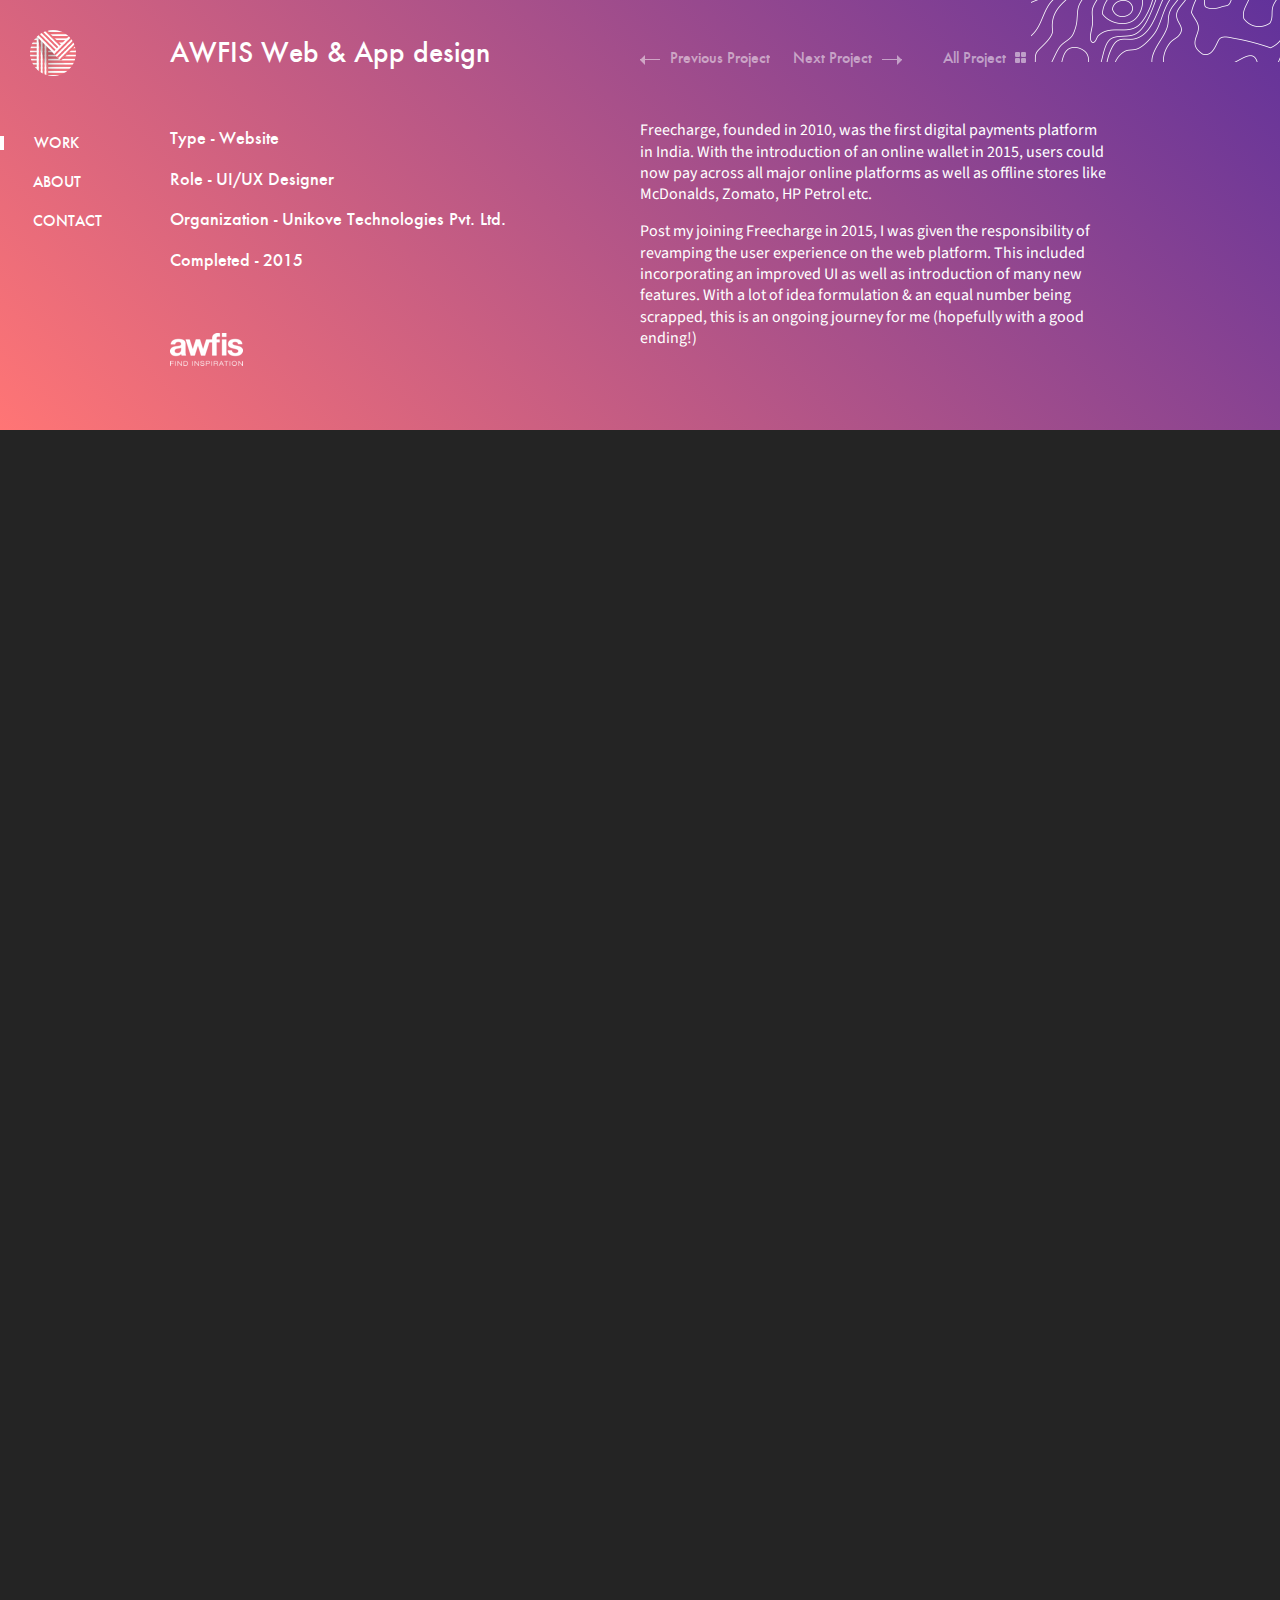
<file: awfis.html>
<!DOCTYPE html>
<html lang="en">
	<head>
		<meta charset="utf-8">
		<meta name="viewport" content="width=device-width, initial-scale=1">
		<title>Mayank Sagar – Awfis</title>
		<link rel="icon" type="image/png" href="img/favicon.png">
		<link rel="stylesheet" href="css/bootstrap.min.css">
		<link rel="stylesheet" href="css/magnific-popup.min.css">
		<link rel="stylesheet" href="css/animsition.min.css">
		<link rel="stylesheet" href="css/style.css">
		<link href="https://fonts.googleapis.com/css?family=Source+Sans+Pro:300,400,600,700" rel="stylesheet">
	</head>
	<body class="bg-color full-navbar awfis">
	<div class="header-wrap">	
		<img src="img/pattern.png" class="right-img">
		<header id="sidebar">
			<div class="col-md-2 sidebar-inner no-padding"><a class="logo smooth-leave" href="index.html"><img src="img/awfis-logo.png" alt="Mayank Sagar"></a>
				<nav>
					<ul>
					    <li class="active"><a class="smooth-leave" href="#">Work</a></li>
						<li><a class="smooth-leave" href="about.html">About</a></li>
						<li><a class="smooth-leave" href="contact.html">Contact</a></li>
					</ul>
				</nav>
			</div>		
			<div class="container-fluid fullnav-menu">
				<div class="col-sm-6 no-padding">
					<h2>AWFIS Web & App design</h2>
					<ul>
						<li>Type - Website </li>
						<li>Role - UI/UX Designer</li>
						<li>Organization - Unikove Technologies Pvt. Ltd.</li>
						<li>Completed - 2015</li><br><br>
						<img src="img/awfis.png">
					</ul>
				</div>
				<div class="col-sm-6 no-padding">
				<div class="nav-links" align="left">
					<a href="freecharge-android.html">
						<h5 class="projects-navigation">Previous Project
						<span class="previous-project" href="#">
							<div class="arrow arrow-left"></div>
						</span>
						</h5>
					</a>
					<a href="maxx.html">
						<h5 class="projects-navigation">Next Project
						<span class="next-project" href="#">
							<div class="arrow arrow-right"></div>
						</span>
						</h5>
					</a>
					<a href="index.html">
						<h5 class="projects-navigation">All Project
						<span class="all-project" href="#">
							<img src="img/freecharge-web/all-project.png">
						</span>
						</h5>
					</a>
				</div>
					<ul>
						<p>Freecharge, founded in 2010, was the first digital payments platform in India. With the introduction of an online wallet in 2015, 
						users could now pay across all major online platforms as well as
						offline stores like McDonalds,  Zomato, HP Petrol etc.</p>
						<p>Post my joining Freecharge in 2015, I was given the responsibility of revamping the user experience on the web platform. This included incorporating an improved UI as well as introduction of many  new features. With a lot of idea formulation & an equal number being scrapped, this is an ongoing journey for me (hopefully with a good ending!)</p>
					</ul>						
											
				</div>	
			</div>
		</header>
	</div>		
		<div class="container global-outer">
			<div class="global-inner">

				<main id="main">
					<div class="main-outer">
						<div class="container-fluid">
							<div class="row">
								<div class="col-md-12">
									<div class="wrapper">
									    <div class="wire-framing solution">
									      <section>
									        <div class="col-sm-12 no-padding">
									        <h2>1. Concepts</h2>
									        <div class="problems" style="background:#fff;">
									        <h3>Concept A <span></span></h3>
									        <img src="img/awfis1.png" class="img-responsive">
									        <h3>Concept B <span></span></h3>
									        <img src="img/awfis2.png" class="img-responsive">
											</div>
									        </div>
									      </section>
									    </div>
									    <div class="wire-framing solution3">
									      <section>
									        <div class="col-sm-12 no-padding">
									        <h2>2. Final Designs</h2>
									        <div class="padding">
									        	<img src="img/awfis3.png" class="img-responsive"><br><br>
											</div>
									        </div>
									      </section>
									    </div>
									    <div class="reflection">
									        <div class="col-sm-12 no-padding">
									        <h2>4. Reflection</h2>
									        <div class="padding">
									        <p>Taking opinions and positive criticisms from other teams, the final design underwent major changes. But keeping the product minimal with comfortable white spacing was maintained throughout.</p>
											<p>Leading a substanial product was an enriching experience. It was challenging, yet the final outcome was extremely successful when measuring user retention & transactions</p>
											</div>
									        </div>
									    </div> 
									    <div class="col-sm-12 fullnav-menu footer-nav no-padding">
											<div class="nav-links" align="right">
												<a href="freecharge-android.html">
													<h5 class="projects-navigation">Previous Project
													<span class="previous-project" href="#">
														<div class="arrow arrow-left"></div>
													</span>
													</h5>
												</a>
												<a href="maxx.html">
													<h5 class="projects-navigation">Next Project
													<span class="next-project" href="#">
														<div class="arrow arrow-right"></div>
													</span>
													</h5>
												</a>
												<a href="index.html">
													<h5 class="projects-navigation">All Project
													<span class="all-project" href="#">
														<img src="img/freecharge-web/all-project.png">
													</span>
													</h5>
												</a>
											</div>
										</div><br><br><br>
										</div>
										</div>
										</div>		
										  <footer>
										      <div class="copyright">
										        <small>
										          Copyright © 2016. Design by Mayank Sagar
										        </small>
										      </div>
										  </footer><!-- /footer -->
										  
										</div><!-- /#wrapper -->
								</div>
								
							</div>
						</div>
					</div>
				</main>
			</div>
		</div>
		<script src="js/plugins.min.js"></script>
		<script src="js/smoothscroll.js"></script>
		<script src="js/functions.js"></script>

<script type="text/javascript" src="js/jquery.1.11.1.js"></script> 
<!-- Include all compiled plugins (below), or include individual files as needed --> 
<script type="text/javascript" src="js/bootstrap.js"></script> 
<script type="text/javascript" src="js/jquery.parallax.js"></script> 
<script type="text/javascript" src="js/main.js"></script>

	</body>
</html>
</file>
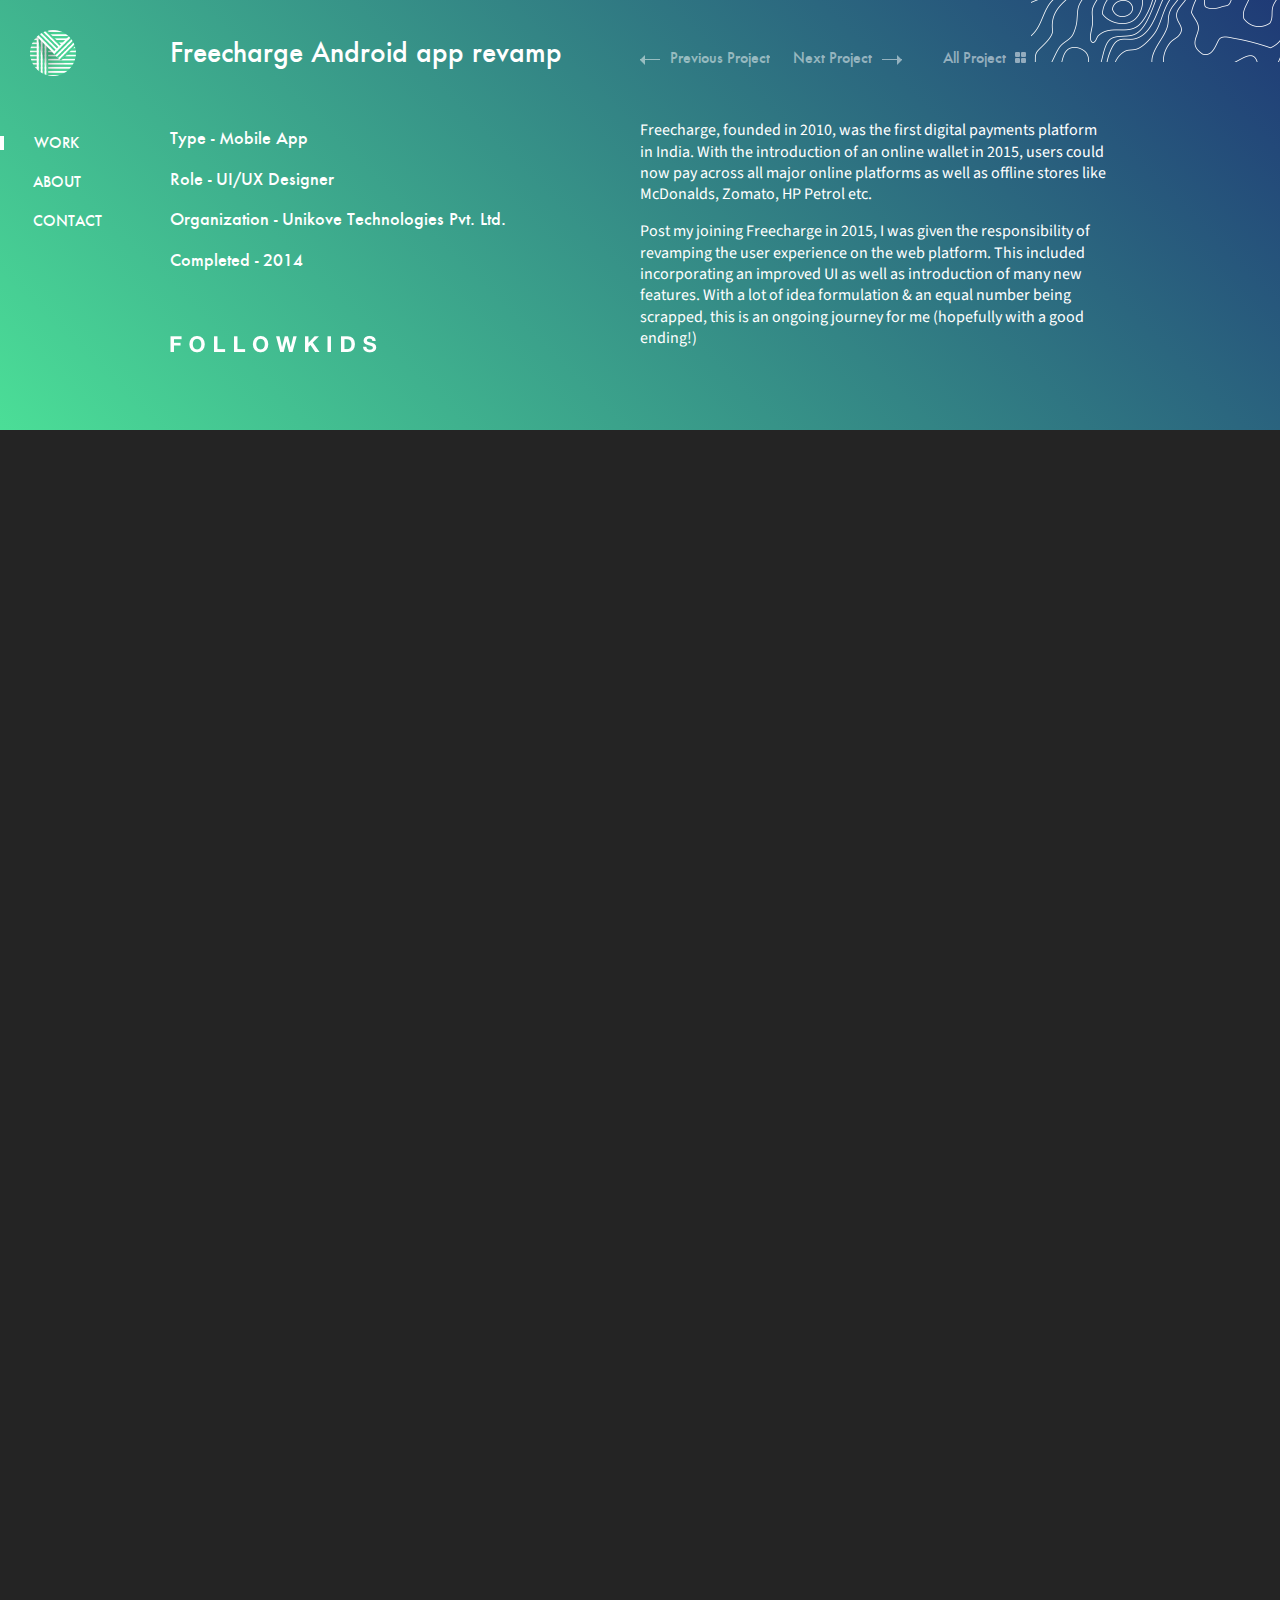
<file: followkids.html>
<!DOCTYPE html>
<html lang="en">
	<head>
		<meta charset="utf-8">
		<meta name="viewport" content="width=device-width, initial-scale=1">
		<title>Mayank Sagar – Awfis</title>
		<link rel="icon" type="image/png" href="img/favicon.png">
		<link rel="stylesheet" href="css/bootstrap.min.css">
		<link rel="stylesheet" href="css/magnific-popup.min.css">
		<link rel="stylesheet" href="css/animsition.min.css">
		<link rel="stylesheet" href="css/style.css">
		<link href="https://fonts.googleapis.com/css?family=Source+Sans+Pro:300,400,600,700" rel="stylesheet">
	</head>
	<body class="bg-color full-navbar awfis followkids">
	<div class="header-wrap">	
		<img src="img/pattern.png" class="right-img">
		<header id="sidebar">
			<div class="col-md-2 sidebar-inner no-padding"><a class="logo smooth-leave" href="index.html"><img src="img/followkids-logo.png" alt="Mayank Sagar"></a>
				<nav>
					<ul>
					    <li class="active"><a class="smooth-leave" href="#">Work</a></li>
						<li><a class="smooth-leave" href="about.html">About</a></li>
						<li><a class="smooth-leave" href="contact.html">Contact</a></li>
					</ul>
				</nav>
			</div>		
			<div class="container-fluid fullnav-menu">
				<div class="col-sm-6 no-padding">
					<h2>Freecharge Android app revamp</h2>
					<ul>
						<li>Type - Mobile App</li>
						<li>Role - UI/UX Designer</li>
						<li>Organization - Unikove Technologies Pvt. Ltd.</li>
						<li>Completed - 2014</li><br><br>
						<img src="img/followkids.png">
					</ul>
				</div>
				<div class="col-sm-6 no-padding">
				<div class="nav-links" align="left">
					<a href="maxx.html">
						<h5 class="projects-navigation">Previous Project
						<span class="previous-project" href="#">
							<div class="arrow arrow-left"></div>
						</span>
						</h5>
					</a>
					<a href="furnit.html">
						<h5 class="projects-navigation">Next Project
						<span class="next-project" href="#">
							<div class="arrow arrow-right"></div>
						</span>
						</h5>
					</a>
					<a href="index.html">
						<h5 class="projects-navigation">All Project
						<span class="all-project" href="#">
							<img src="img/freecharge-web/all-project.png">
						</span>
						</h5>
					</a>
				</div>
					<ul>
						<p>Freecharge, founded in 2010, was the first digital payments platform in India. With the introduction of an online wallet in 2015, 
						users could now pay across all major online platforms as well as
						offline stores like McDonalds,  Zomato, HP Petrol etc.</p>
						<p>Post my joining Freecharge in 2015, I was given the responsibility of revamping the user experience on the web platform. This included incorporating an improved UI as well as introduction of many  new features. With a lot of idea formulation & an equal number being scrapped, this is an ongoing journey for me (hopefully with a good ending!)</p>
					</ul>						
											
				</div>	
			</div>
		</header>
	</div>		
		<div class="container global-outer">
			<div class="global-inner">

				<main id="main">
					<div class="main-outer">
						<div class="container-fluid">
							<div class="row">
								<div class="col-md-12">
									<div class="wrapper">
									    <div class="wire-framing solution">
									      <section>
									        <div class="col-sm-12 no-padding">
									        <h2>1. Final Designs</h2>
									        <div class="problems" style="background:#fff;">
									        <img src="img/follow1.png" class="img-responsive">
											</div>
									        </div>
									      </section>
									    </div>
										    <div class="reflection">
										        <div class="col-sm-12 no-padding">
										        <h2>4. Reflection</h2>
										        <div class="padding">
										        <p>Taking opinions and positive criticisms from other teams, the final design underwent major changes. But keeping the product minimal with comfortable white spacing was maintained throughout.</p>
												<p>Leading a substanial product was an enriching experience. It was challenging, yet the final outcome was extremely successful when measuring user retention & transactions</p>
												</div>
										        </div>
										    </div>
									    <div class="col-sm-12 fullnav-menu footer-nav no-padding">
											<div class="nav-links" align="right">
												<a href="maxx.html">
													<h5 class="projects-navigation">Previous Project
													<span class="previous-project" href="#">
														<div class="arrow arrow-left"></div>
													</span>
													</h5>
												</a>
												<a href="furnit.html">
													<h5 class="projects-navigation">Next Project
													<span class="next-project" href="#">
														<div class="arrow arrow-right"></div>
													</span>
													</h5>
												</a>
												<a href="index.html">
													<h5 class="projects-navigation">All Project
													<span class="all-project" href="#">
														<img src="img/freecharge-web/all-project.png">
													</span>
													</h5>
												</a>
											</div>
										</div><br><br><br>
										</div>
										</div>
										</div>		
										  <footer>
										      <div class="copyright">
										        <small>
										          Copyright © 2016. Design by Mayank Sagar
										        </small>
										      </div>
										  </footer><!-- /footer -->
										  
										</div><!-- /#wrapper -->
								</div>
								
							</div>
						</div>
					</div>
				</main>
			</div>
		</div>
		<script src="js/plugins.min.js"></script>
		<script src="js/smoothscroll.js"></script>
		<script src="js/functions.js"></script>

<script type="text/javascript" src="js/jquery.1.11.1.js"></script> 
<!-- Include all compiled plugins (below), or include individual files as needed --> 
<script type="text/javascript" src="js/bootstrap.js"></script> 
<script type="text/javascript" src="js/jquery.parallax.js"></script> 
<script type="text/javascript" src="js/main.js"></script>

	</body>
</html>
</file>
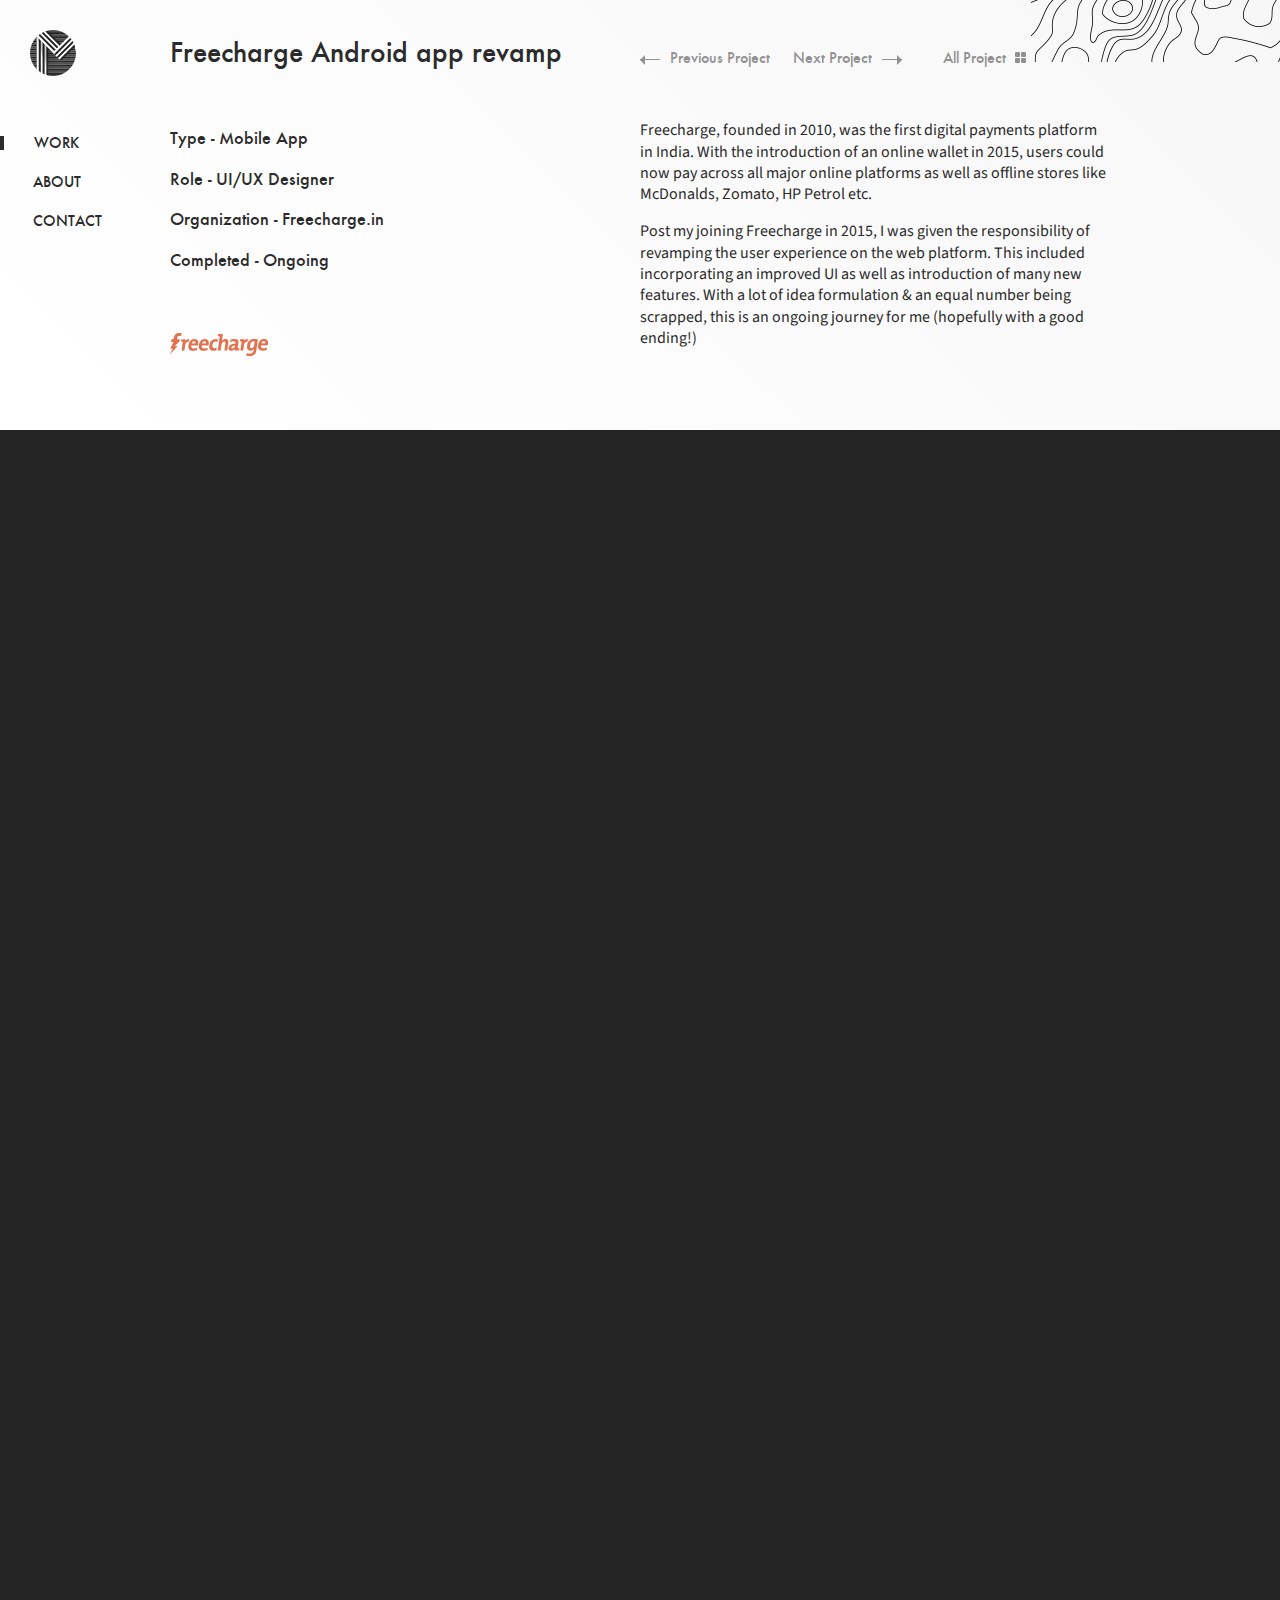
<file: freecharge-android.html>
<!DOCTYPE html>
<html lang="en">
	<head>
		<meta charset="utf-8">
		<meta name="viewport" content="width=device-width, initial-scale=1">
		<title>Mayank Sagar – freecharge web</title>
		<link rel="icon" type="image/png" href="img/favicon.png">
		<link rel="stylesheet" href="css/bootstrap.min.css">
		<link rel="stylesheet" href="css/magnific-popup.min.css">
		<link rel="stylesheet" href="css/animsition.min.css">
		<link rel="stylesheet" href="css/style.css">
		<link href="https://fonts.googleapis.com/css?family=Source+Sans+Pro:300,400,600,700" rel="stylesheet">
	</head>
	<body class="bg-color full-navbar freecharge-android">
	<div class="header-wrap">	
		<img src="img/freecharge-android/right.png" class="right-img">
		<header id="sidebar">
			<div class="col-md-2 sidebar-inner no-padding"><a class="logo smooth-leave" href="index.html"><img src="img/freecharge-android/logo.png" alt="Mayank Sagar"></a>
				<nav>
					<ul>
					    <li class="active"><a class="smooth-leave" href="#">Work</a></li>
						<li><a class="smooth-leave" href="about.html">About</a></li>
						<li><a class="smooth-leave" href="contact.html">Contact</a></li>
					</ul>
				</nav>
			</div>		
			<div class="container-fluid fullnav-menu">
				<div class="col-sm-6 no-padding">
					<h2>Freecharge Android app revamp</h2>
					<ul>
						<li>Type - Mobile App</li>
						<li>Role - UI/UX Designer</li>
						<li>Organization - Freecharge.in</li>
						<li>Completed - Ongoing</li><br><br>
						<img src="img/freecharge-android/freecharge-logo.png">
					</ul>
				</div>
				<div class="col-sm-6 no-padding">
				<div class="nav-links" align="left">
					<a href="freecharge-web.html">
						<h5 class="projects-navigation">Previous Project
						<span class="previous-project" href="#">
							<div class="arrow arrow-left"></div>
						</span>
						</h5>
					</a>
					<a href="awfis.html">
						<h5 class="projects-navigation">Next Project
						<span class="next-project" href="#">
							<div class="arrow arrow-right"></div>
						</span>
						</h5>
					</a>
					<a href="index.html">
						<h5 class="projects-navigation">All Project
						<span class="all-project" href="#">
							<img src="img/freecharge-android/all-project.png">
						</span>
						</h5>
					</a>
				</div>
					<ul>
						<p>Freecharge, founded in 2010, was the first digital payments platform in India. With the introduction of an online wallet in 2015, 
						users could now pay across all major online platforms as well as
						offline stores like McDonalds,  Zomato, HP Petrol etc.</p>
						<p>Post my joining Freecharge in 2015, I was given the responsibility of revamping the user experience on the web platform. This included incorporating an improved UI as well as introduction of many  new features. With a lot of idea formulation & an equal number being scrapped, this is an ongoing journey for me (hopefully with a good ending!)</p>
					</ul>						
											
				</div>	
			</div>
		</header>
	</div>		
		<div class="container global-outer">
			<div class="global-inner">

				<main id="main">
					<div class="main-outer">
						<div class="container-fluid">
							<div class="row">
								<div class="col-md-12">
									<div class="wrapper">
									    <div class="wire-framing">
									      <section>
									        <div class="col-sm-12 no-padding">
									        <h2>1. Problems</h2>
										        <div class="col-md-6 no-padding">
											        <div class="padding bg problems">
											        <p>The initial stages including understanding how the new features as well the new UI could fit without creating an unfamiliar experience for the user.</p>

													<p>The new flow would incoporate a timeline view for the user where they would be able to view their past transactions & repeat them with a single button.</p> 

													<p>The new flow would incoporate a timeline view for the user where they would be able to view their past transactions & repeat them with a single button.</p>

													<p>The new flow would incoporate a timeline view for theuser where they 
													</p>
												</div>
									        </div>
									        <div class="col-md-6 no-padding">
													<img src="img/freecharge-android/mobile-android.png">
											</div>
									      </section>
									    </div>
									      <section>
									      	<div class="col-sm-6 no-padding wire-framing">
									        <h2>2. Learnings</h2>
										        <div class="padding">
										        <p>The initial stages included, understanding how the new features & the UI could fit without creating an
												unfamiliar experience for the seasoned user</p>
												<p>The new flow would incoporate a timeline view for the
												user wherein they would not only be able to view their past transactions, but also repeat them in just a single tap</p>
												</div>
											</div>
									        <div class="col-sm-6 no-padding wire-framing initial-designs">
									        <h2>3. Goals</h2>
									        <div class="padding">
									        <p>The initial stages included, understanding how the new features & the UI could fit without creating an
											unfamiliar experience for the seasoned user</p>
											<p>The new flow would incoporate a timeline view for the
											user wherein they would not only be able to view their past transactions, but also repeat them in just a single tap</p>
											</div>
									        </div>
									      </section>
									    <div class="wire-framing solution">
									      <section>
									        <div class="col-sm-12 no-padding" style="background:#fff;">
									        <h2>4. Solution</h2>
									        <div class="col-md-6 no-padding">
										        <div class="padding problems">
										        <h3>Concept A <span></span></h3>
										        <p>The initial stages including understanding how the new features as well the new UI could fit without creating an unfamiliar experience for the user.</p>

												<p>The new flow would incoporate a timeline view for the user where they would be able to view their past transactions & repeat them with a single button.</p> 

												<p>The new flow would incoporate a timeline view for the user where they would be able to view their past transactions & repeat them with a single button.</p>

												<p>The new flow would incoporate a timeline view for theuser where they 
												</p>
												<br><br>
												<button class="btn btn-red">VIEW WORKING PROTOTYPE</button>
												</div>
										    </div>
										    <div class="col-md-6 no-padding">
													<img src="img/freecharge-android/android1.png" style="margin-top:50px;">
											</div>
											</div>
									      </section>
									    </div>
									     <div class="wire-framing solution1">
									      <section>
									        <div class="col-sm-12 no-padding" style="background:#fff;">
									        <div class="col-md-6 no-padding">
										        <div class="padding problems">
										        <h3>Concept B <span></span></h3>
										        <p>The initial stages including understanding how the new features as well the new UI could fit without creating an unfamiliar experience for the user.</p>

												<p>The new flow would incoporate a timeline view for the user where they would be able to view their past transactions & repeat them with a single button.</p> 

												<p>The new flow would incoporate a timeline view for the user where they would be able to view their past transactions & repeat them with a single button.</p>

												<p>The new flow would incoporate a timeline view for theuser where they 
												</p>
												<br><br>
												<button class="btn btn-red blue">VIEW WORKING PROTOTYPE</button>
												</div>
										    </div>
										    <div class="col-md-6 no-padding">
													<img src="img/freecharge-android/android2.png">
											</div>
											</div>
									      </section>
									    </div>
										    <div class="reflection">
										        <div class="col-sm-12 no-padding">
										        <h2>4. Reflection</h2>
										        <div class="padding">
										        <p>Taking opinions and positive criticisms from other teams, the final design underwent major changes. But keeping the product minimal with comfortable white spacing was maintained throughout.</p>
												<p>Leading a substanial product was an enriching experience. It was challenging, yet the final outcome was extremely successful when measuring user retention & transactions</p>
												</div>
										        </div>
										    </div> 
									    <div class="col-sm-12 fullnav-menu footer-nav no-padding">
											<div class="nav-links" align="right">
												<a href="freecharge-web.html">
													<h5 class="projects-navigation">Previous Project
													<span class="previous-project" href="#">
														<div class="arrow arrow-left"></div>
													</span>
													</h5>
												</a>
												<a href="awfis.html">
													<h5 class="projects-navigation">Next Project
													<span class="next-project" href="#">
														<div class="arrow arrow-right"></div>
													</span>
													</h5>
												</a>
												<a href="index.html">
													<h5 class="projects-navigation">All Project
													<span class="all-project" href="#">
														<img src="img/freecharge-web/all-project.png">
													</span>
													</h5>
												</a>
											</div>
										</div><br><br><br>
										</div>
										</div>
										</div>		
										  <footer>
										      <div class="copyright">
										        <small>
										          Copyright © 2016. Design by Mayank Sagar
										        </small>
										      </div>
										  </footer><!-- /footer -->
										  
										</div><!-- /#wrapper -->
								</div>
								
							</div>
						</div>
					</div>
				</main>
			</div>
		</div>
		<script src="js/plugins.min.js"></script>
		<script src="js/smoothscroll.js"></script>
		<script src="js/functions.js"></script>

<script type="text/javascript" src="js/jquery.1.11.1.js"></script> 
<!-- Include all compiled plugins (below), or include individual files as needed --> 
<script type="text/javascript" src="js/bootstrap.js"></script> 
<script type="text/javascript" src="js/jquery.parallax.js"></script> 
<script type="text/javascript" src="js/main.js"></script>

	</body>
</html>
</file>
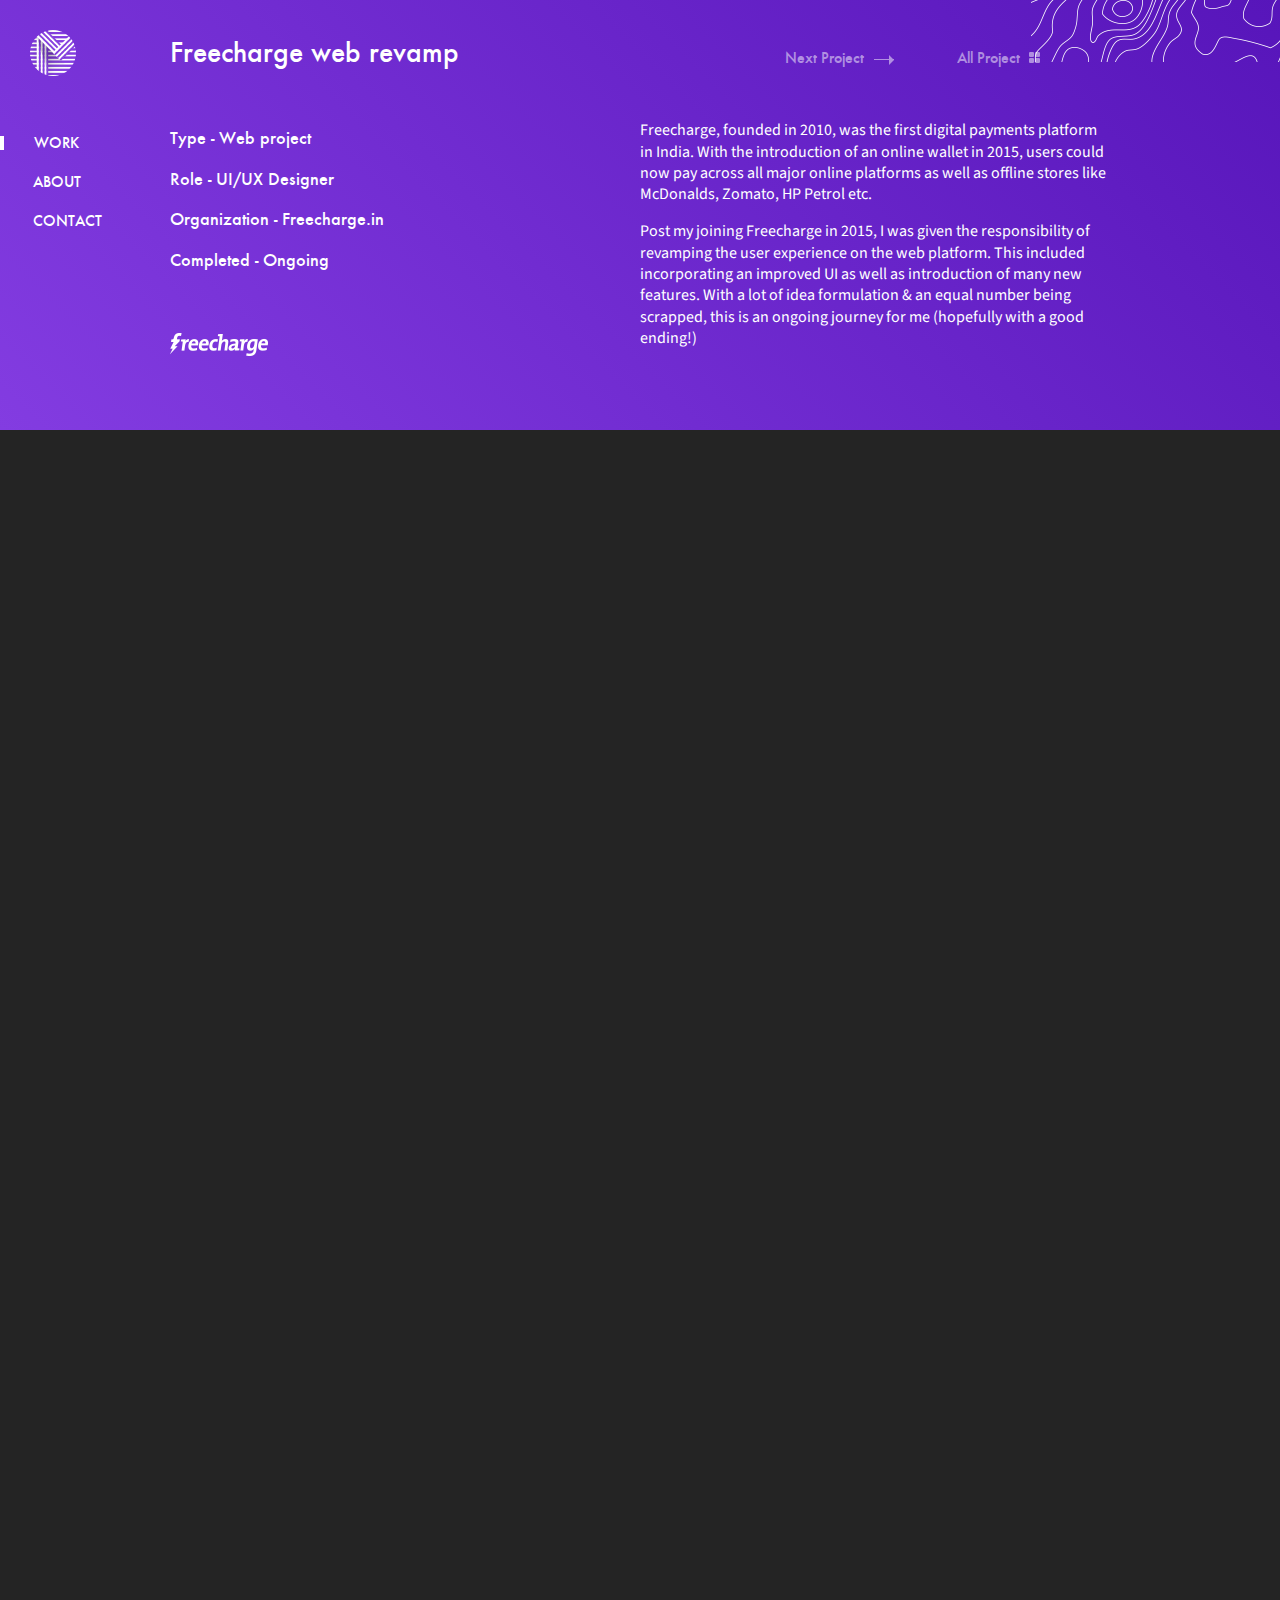
<file: freecharge-web.html>
<!DOCTYPE html>
<html lang="en">
	<head>
		<meta charset="utf-8">
		<meta name="viewport" content="width=device-width, initial-scale=1">
		<title>Mayank Sagar – freecharge web</title>
		<link rel="icon" type="image/png" href="img/favicon.png">
		<link rel="stylesheet" href="css/bootstrap.min.css">
		<link rel="stylesheet" href="css/magnific-popup.min.css">
		<link rel="stylesheet" href="css/animsition.min.css">
		<link rel="stylesheet" href="css/style.css">
		<link href="https://fonts.googleapis.com/css?family=Source+Sans+Pro:300,400,600,700" rel="stylesheet">
	</head>
	<body class="bg-color full-navbar freecharge-web">
	<div class="header-wrap">	
		<img src="img/pattern.png" class="right-img">
		<header id="sidebar">
			<div class="col-md-2 sidebar-inner no-padding"><a class="logo smooth-leave" href="index.html"><img src="img/freecharge-web/logo.png" alt="Mayank Sagar"></a>
				<nav>
					<ul>
					    <li class="active"><a class="smooth-leave" href="index.html">Work</a></li>
						<li><a class="smooth-leave" href="about.html">About</a></li>
						<li><a class="smooth-leave" href="contact.html">Contact</a></li>
					</ul>
				</nav>
			</div>		
			<div class="container-fluid fullnav-menu">
				<div class="col-sm-6 no-padding">
					<h2>Freecharge web revamp</h2>
					<ul>
						<li>Type - Web project</li>
						<li>Role - UI/UX Designer</li>
						<li>Organization - Freecharge.in</li>
						<li>Completed - Ongoing</li><br><br>
						<img src="img/freecharge-web/freecharge-logo.png">
					</ul>
				</div>
				<div class="col-sm-6 no-padding">
				<div class="nav-links" align="right">
					<a href="freecharge-android.html">
						<h5 class="projects-navigation">Next Project
						<span class="next-project" href="#">
							<div class="arrow arrow-right"></div>
						</span>
						</h5>
					</a>
					<a href="index.html">
						<h5 class="projects-navigation">All Project
						<span class="all-project" href="#">
							<img src="img/freecharge-web/all-project.png">
						</span>
						</h5>
					</a>
				</div>
					<ul>
						<p>Freecharge, founded in 2010, was the first digital payments platform in India. With the introduction of an online wallet in 2015, 
						users could now pay across all major online platforms as well as
						offline stores like McDonalds,  Zomato, HP Petrol etc.</p>
						<p>Post my joining Freecharge in 2015, I was given the responsibility of revamping the user experience on the web platform. This included incorporating an improved UI as well as introduction of many  new features. With a lot of idea formulation & an equal number being scrapped, this is an ongoing journey for me (hopefully with a good ending!)</p>
					</ul>						
											
				</div>	
			</div>
		</header>
	</div>		
		<div class="container global-outer">
			<div class="global-inner">

				<main id="main">
					<div class="main-outer">
						<div class="container-fluid">
							<div class="row">
								<div class="col-md-12">
									<div class="wrapper">
										    <div class="wire-framing">
										      <section class="bg" id="myid">
										        <div class="col-sm-6 no-padding" style="background:#FFFBF2;">
											        <h2>1. Wireframing</h2>
											        <div class="padding">
											        <p>The initial stages included, understanding how the new features & the UI could fit without creating an
													unfamiliar experience for the seasoned user</p>
													<p>The new flow would incoporate a timeline view for the
													user wherein they would not only be able to view their past transactions, but also repeat them in just a single tap</p>
													</div>
										        </div>
										        <div class="col-sm-6 no-padding">
											        <img src="img/freecharge-web/Wireframe_return-user.png" class="img-responsive">
										        </div>
										      </section>
										    </div>
										    <div class="wire-framing initial-designs">
										      <section>
										      	<div class="col-sm-6 no-padding bg" id="freecharge-android">
										      		<img src="img/freecharge-web/web.png" class="img-responsive">
										      	</div>
										        <div class="col-sm-6 no-padding">
										        <h2>2. Initial Designs</h2>
										        <div class="padding">
										        <p>The initial stages included, understanding how the new features & the UI could fit without creating an
												unfamiliar experience for the seasoned user</p>
												<p>The new flow would incoporate a timeline view for the
												user wherein they would not only be able to view their past transactions, but also repeat them in just a single tap</p>
												</div>
										        </div>
										      </section>
										    </div>   
										<div class="web-wrap1">
										    <div class="final-design" id="learn-app">
										        <h2>3. Final Designs</h2>
										        <div class="padding">
										        	<img src="img/freecharge-web/spotlight.png" class="img-responsive">
												</div>
										    </div>
										</div>
										<div class="web-wrap1">
										    <div class="final-design" id="future-web">
										        <div class="padding">
										        	<img src="img/freecharge-web/spotlight1.png" class="img-responsive">
												</div>
										    </div>
										</div> 
										<div class="web-wrap1">
										    <div class="final-design" id="about-me">
										        <div class="padding">
										        	<img src="img/freecharge-web/spotlight2.png" class="img-responsive" style="padding-bottom:30px;">
												</div>
										    </div>
										</div> 
										    <div class="reflection">
										        <div class="col-sm-12 no-padding">
										        <h2>4. Reflection</h2>
										        <div class="padding">
										        <p>Taking opinions and positive criticisms from other teams, the final design underwent major changes. But keeping the product minimal with comfortable white spacing was maintained throughout.</p>
												<p>Leading a substanial product was an enriching experience. It was challenging, yet the final outcome was extremely successful when measuring user retention & transactions</p>
												</div>
										        </div>
										    </div> 
									    <div class="col-sm-12 fullnav-menu footer-nav no-padding">
											<div class="nav-links" align="right">
												<a href="freecharge-android.html">
													<h5 class="projects-navigation">Next Project
													<span class="next-project" href="#">
														<div class="arrow arrow-right"></div>
													</span>
													</h5>
												</a>
												<a href="index.html">
													<h5 class="projects-navigation">All Project
													<span class="all-project" href="#">
														<img src="img/freecharge-web/all-project.png">
													</span>
													</h5>
												</a>
											</div>
										</div><br><br><br>
										</div>		
										  <footer>
										      <div class="copyright">
										        <small>
										          Copyright © 2016. Design by Mayank Sagar
										        </small>
										      </div>
										  </footer><!-- /footer -->
										  
										</div><!-- /#wrapper -->
								</div>
								
							</div>
						</div>
					</div>
				</main>
			</div>
		</div>
		<script src="js/plugins.min.js"></script>
		<script src="js/smoothscroll.js"></script>
		<script src="js/functions.js"></script>
		<script type="text/javascript" src="js/jquery.1.11.1.js"></script> 
		<!-- Include all compiled plugins (below), or include individual files as needed --> 
		<script type="text/javascript" src="js/bootstrap.js"></script> 
		<script type="text/javascript" src="js/jquery.parallax.js"></script> 
		<script type="text/javascript" src="js/main.js"></script>

	</body>
</html>
</file>
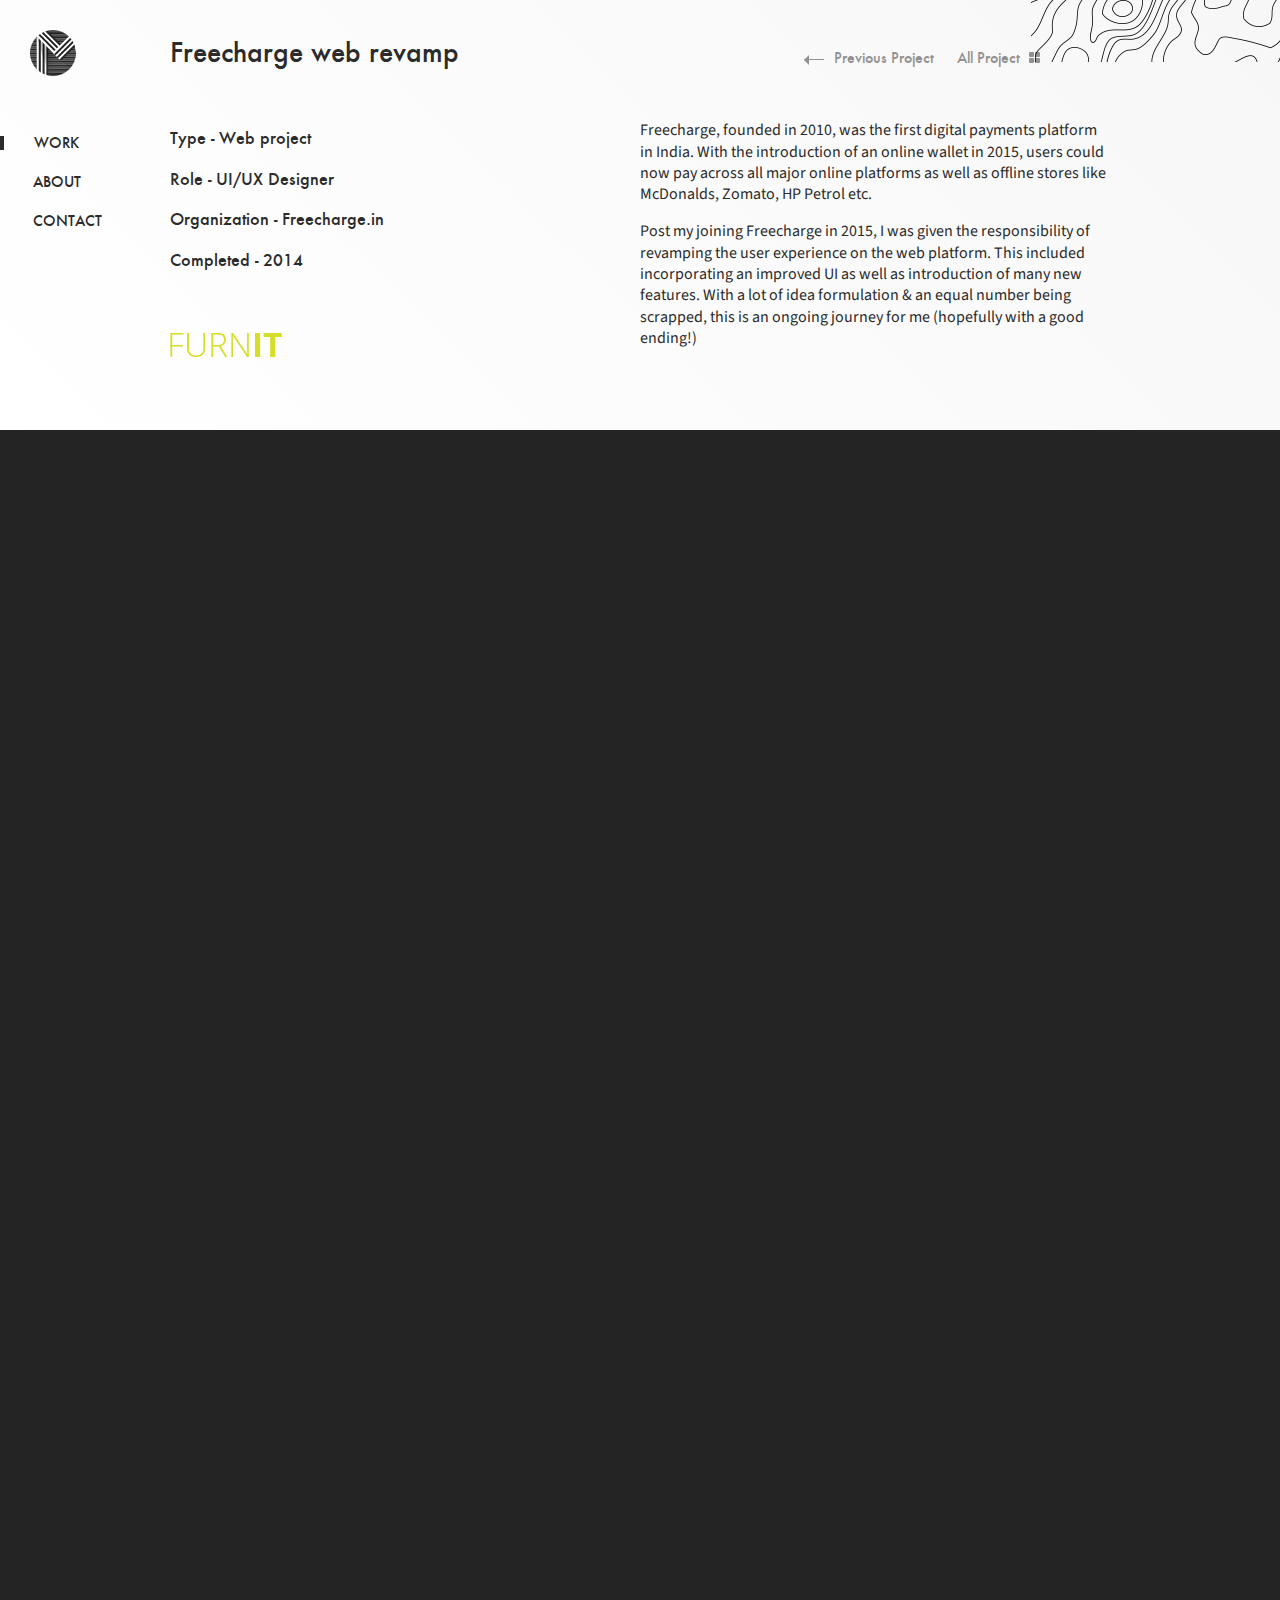
<file: furnit.html>
<!DOCTYPE html>
<html lang="en">
	<head>
		<meta charset="utf-8">
		<meta name="viewport" content="width=device-width, initial-scale=1">
		<title>Mayank Sagar – freecharge web</title>
		<link rel="icon" type="image/png" href="img/favicon.png">
		<link rel="stylesheet" href="css/bootstrap.min.css">
		<link rel="stylesheet" href="css/magnific-popup.min.css">
		<link rel="stylesheet" href="css/animsition.min.css">
		<link rel="stylesheet" href="css/style.css">
		<link href="https://fonts.googleapis.com/css?family=Source+Sans+Pro:300,400,600,700" rel="stylesheet">
	</head>
	<body class="bg-color full-navbar freecharge-web freecharge-android furnit">
	<div class="header-wrap">	
		<img src="img/freecharge-android/right.png" class="right-img">
		<header id="sidebar">
			<div class="col-md-2 sidebar-inner no-padding"><a class="logo smooth-leave" href="index.html"><img src="img/freecharge-android/logo.png" alt="Mayank Sagar"></a>
				<nav>
					<ul>
					    <li class="active"><a class="smooth-leave" href="#">Work</a></li>
						<li><a class="smooth-leave" href="about.html">About</a></li>
						<li><a class="smooth-leave" href="contact.html">Contact</a></li>
					</ul>
				</nav>
			</div>		
			<div class="container-fluid fullnav-menu">
				<div class="col-sm-6 no-padding">
					<h2>Freecharge web revamp</h2>
					<ul>
						<li>Type - Web project</li>
						<li>Role - UI/UX Designer</li>
						<li>Organization - Freecharge.in</li>
						<li>Completed - 2014</li><br><br>
						<img src="img/furnit.png">
					</ul>
				</div>
				<div class="col-sm-6 no-padding">
				<div class="nav-links" align="right">
					<a href="followkids.html ">
						<h5 class="projects-navigation">Previous Project
						<span class="previous-project" href="#">
							<div class="arrow arrow-left"></div>
						</span>
						</h5>
					<a href="index.html">
						<h5 class="projects-navigation">All Project
						<span class="all-project" href="#">
							<img src="img/freecharge-android/all-project.png">
						</span>
						</h5>
					</a>
				</div>
					<ul>
						<p>Freecharge, founded in 2010, was the first digital payments platform in India. With the introduction of an online wallet in 2015, 
						users could now pay across all major online platforms as well as
						offline stores like McDonalds,  Zomato, HP Petrol etc.</p>
						<p>Post my joining Freecharge in 2015, I was given the responsibility of revamping the user experience on the web platform. This included incorporating an improved UI as well as introduction of many  new features. With a lot of idea formulation & an equal number being scrapped, this is an ongoing journey for me (hopefully with a good ending!)</p>
					</ul>						
											
				</div>	
			</div>
		</header>
	</div>		
		<div class="container global-outer">
			<div class="global-inner">

				<main id="main">
					<div class="main-outer">
						<div class="container-fluid">
							<div class="row">
								<div class="col-md-12">
									<div class="wrapper">
										    <div class="wire-framing">
										      <section>
										        <div class="col-sm-6 no-padding" style="background: #F2FCFF;">
											        <h2>1. Wireframing</h2>
											        <div class="padding">
											        <p>The initial stages including understanding how the new features as well the new UI could fit without creating an unfamiliar experience for the user.</p>
													<p>The new flow would incoporate a timeline view for the
													user where they would be able to view their past transactions & repeat them with a single button. </p>
													</div>
										        </div>
										        <div class="col-sm-6 no-padding">
											        <img src="img/furnit/fur1.png">
										        </div>
										      </section>
										    </div>
										    <div class="wire-framing initial-designs">
										      <section>
										      	<div class="col-sm-6 no-padding">
											        <img src="img/furnit/fur2.png">
										        </div>
										        <div class="col-sm-6 no-padding">
										        <h2>2. Initial Designs</h2>
										        <div class="padding" style="background: #393939;">
										        <p style="color:#fff;">The initial stages included, understanding how the new features & the UI could fit without creating an
												unfamiliar experience for the seasoned user</p>
												<p style="color:#fff;">The new flow would incoporate a timeline view for the
												user wherein they would not only be able to view their past transactions, but also repeat them in just a single tap</p>
												</div>
										        </div>
										      </section>
										    </div>    
										<div class="web-wrap1">
										    <div class="final-design" id="learn-app">
										        <h2>3. Final Designs</h2>
										        <div class="padding">
										        	<img src="img/furnit/furnit1.png" class="img-responsive">
												</div>
										    </div>
										</div>
										<div class="web-wrap1">
										    <div class="final-design" id="future-web">
										        <div class="padding">
										        	<img src="img/furnit/furnit2.png" class="img-responsive">
												</div>
										    </div>
										</div> 
										<div class="web-wrap1">
										    <div class="final-design" id="about-me">
										        <div class="padding">
										        	<img src="img/furnit/furnit3.png" class="img-responsive" style="padding-bottom:30px;">
												</div>
										    </div>
										</div>  
										    <div class="reflection">
										        <div class="col-sm-12 no-padding">
										        <h2>4. Reflection</h2>
										        <div class="padding">
										        <p>Taking opinions and positive criticisms from other teams, the final design underwent major changes. But keeping the product minimal with comfortable white spacing was maintained throughout.</p>
												<p>Leading a substanial product was an enriching experience. It was challenging, yet the final outcome was extremely successful when measuring user retention & transactions</p>
												</div>
										        </div>
										    </div>  
									    <div class="col-sm-12 fullnav-menu footer-nav no-padding">
											<div class="nav-links" align="right">
												<a href="followkids.html">
													<h5 class="projects-navigation">Previous Project
													<span class="previous-project" href="#">
														<div class="arrow arrow-left"></div>
													</span>
													</h5>
												</a>
												<a href="index.html">
													<h5 class="projects-navigation">All Project
													<span class="all-project" href="#">
														<img src="img/freecharge-web/all-project.png">
													</span>
													</h5>
												</a>
											</div>
										</div><br><br><br>
										</div>		
										  <footer>
										      <div class="copyright">
										        <small>
										          Copyright © 2016. Design by Mayank Sagar
										        </small>
										      </div>
										  </footer><!-- /footer -->
										  
										</div><!-- /#wrapper -->
								</div>
								
							</div>
						</div>
					</div>
				</main>
			</div>
		</div>
		<script src="js/plugins.min.js"></script>
		<script src="js/smoothscroll.js"></script>
		<script src="js/functions.js"></script>

<script type="text/javascript" src="js/jquery.1.11.1.js"></script> 
<!-- Include all compiled plugins (below), or include individual files as needed --> 
<script type="text/javascript" src="js/bootstrap.js"></script> 
<script type="text/javascript" src="js/jquery.parallax.js"></script> 
<script type="text/javascript" src="js/main.js"></script>

	</body>
</html>
</file>
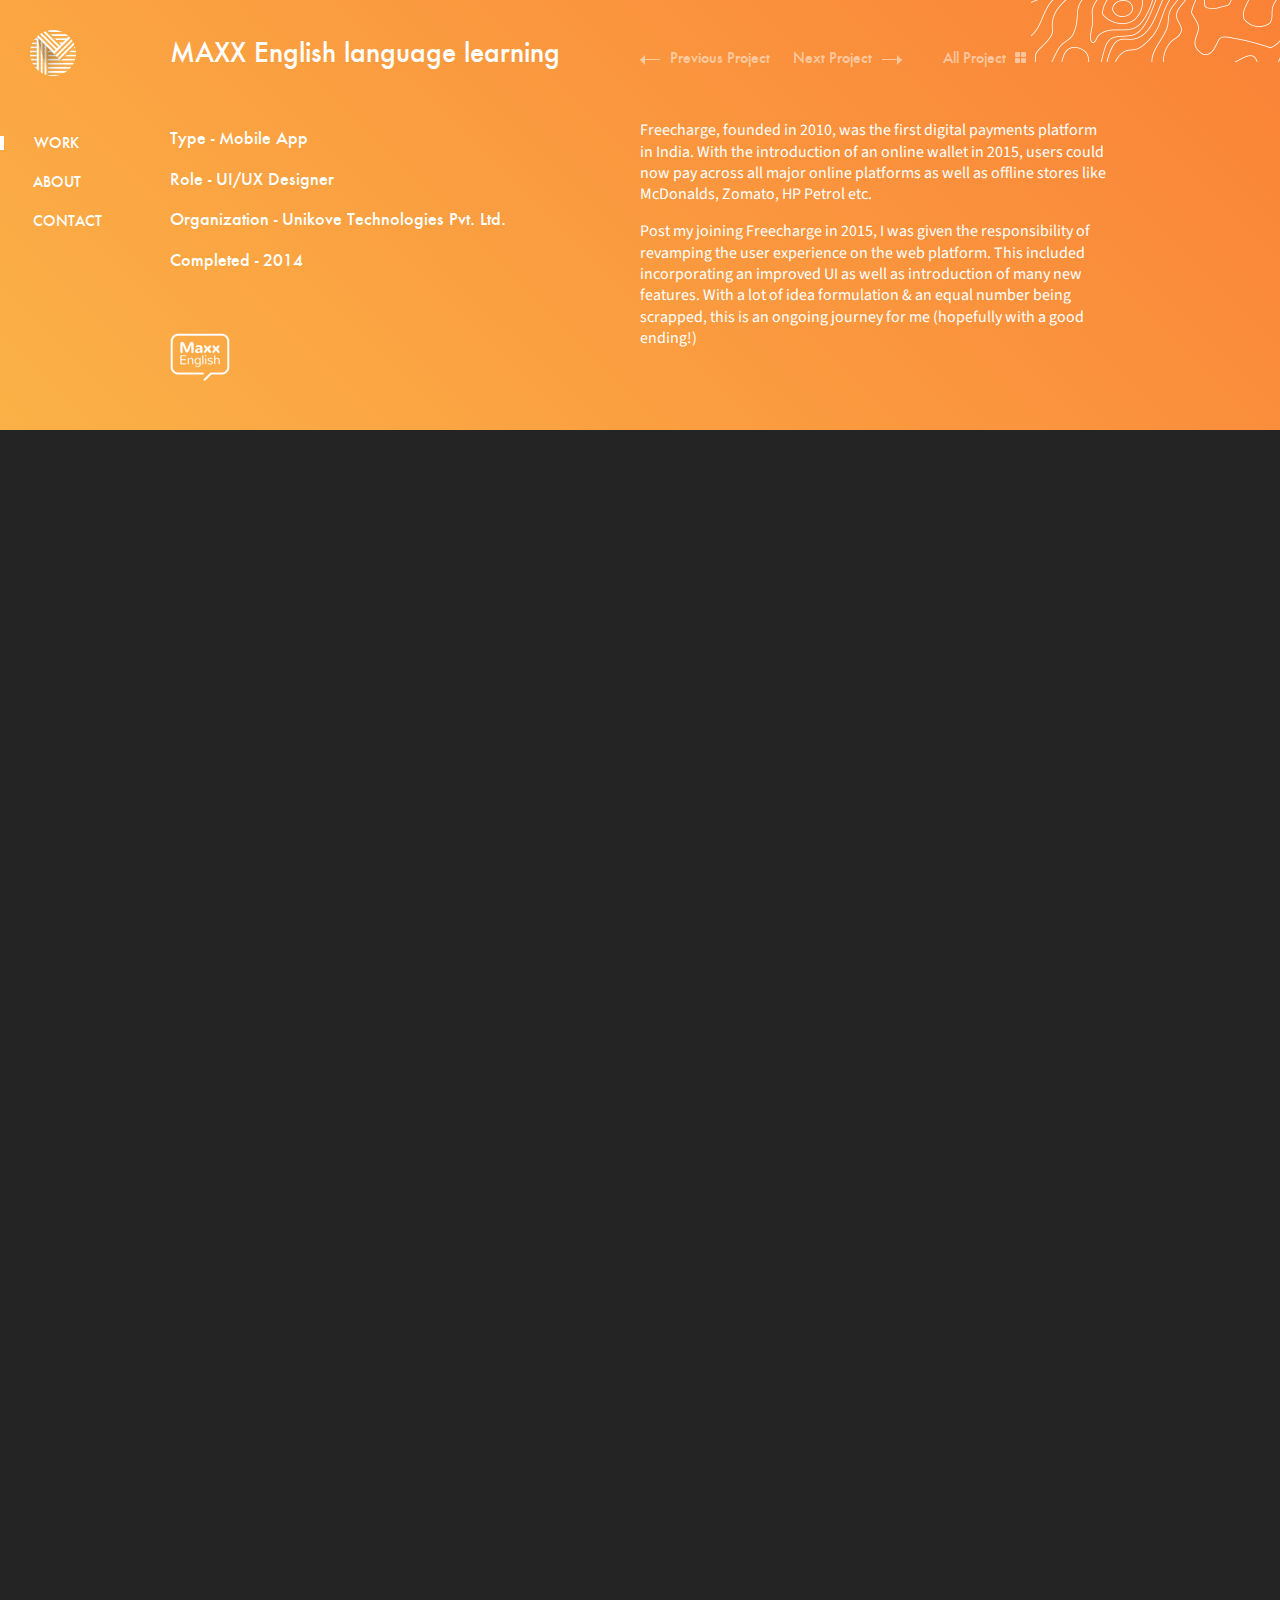
<file: maxx.html>
<!DOCTYPE html>
<html lang="en">
	<head>
		<meta charset="utf-8">
		<meta name="viewport" content="width=device-width, initial-scale=1">
		<title>Mayank Sagar – Awfis</title>
		<link rel="icon" type="image/png" href="img/favicon.png">
		<link rel="stylesheet" href="css/bootstrap.min.css">
		<link rel="stylesheet" href="css/magnific-popup.min.css">
		<link rel="stylesheet" href="css/animsition.min.css">
		<link rel="stylesheet" href="css/style.css">
		<link href="https://fonts.googleapis.com/css?family=Source+Sans+Pro:300,400,600,700" rel="stylesheet">
	</head>
	<body class="bg-color full-navbar awfis maxx">
	<div class="header-wrap">	
		<img src="img/pattern.png" class="right-img">
		<header id="sidebar">
			<div class="col-md-2 sidebar-inner no-padding"><a class="logo smooth-leave" href="index.html"><img src="img/maxx-logo.png" alt="Mayank Sagar"></a>
				<nav>
					<ul>
					    <li class="active"><a class="smooth-leave" href="#">Work</a></li>
						<li><a class="smooth-leave" href="about.html">About</a></li>
						<li><a class="smooth-leave" href="contact.html">Contact</a></li>
					</ul>
				</nav>
			</div>		
			<div class="container-fluid fullnav-menu">
				<div class="col-sm-6 no-padding">
					<h2>MAXX English language learning</h2>
					<ul>
						<li>Type - Mobile App</li>
						<li>Role - UI/UX Designer</li>
						<li>Organization - Unikove Technologies Pvt. Ltd.</li>
						<li>Completed - 2014</li><br><br>
						<img src="img/maxx.png">
					</ul>
				</div>
				<div class="col-sm-6 no-padding">
				<div class="nav-links" align="left">
					<a href="awfis.html">
						<h5 class="projects-navigation">Previous Project
						<span class="previous-project" href="#">
							<div class="arrow arrow-left"></div>
						</span>
						</h5>
					</a>
					<a href="followkids.html">
						<h5 class="projects-navigation">Next Project
						<span class="next-project" href="#">
							<div class="arrow arrow-right"></div>
						</span>
						</h5>
					</a>
					<a href="index.html">
						<h5 class="projects-navigation">All Project
						<span class="all-project" href="#">
							<img src="img/freecharge-web/all-project.png">
						</span>
						</h5>
					</a>
				</div>
					<ul>
						<p>Freecharge, founded in 2010, was the first digital payments platform in India. With the introduction of an online wallet in 2015, 
						users could now pay across all major online platforms as well as
						offline stores like McDonalds,  Zomato, HP Petrol etc.</p>
						<p>Post my joining Freecharge in 2015, I was given the responsibility of revamping the user experience on the web platform. This included incorporating an improved UI as well as introduction of many  new features. With a lot of idea formulation & an equal number being scrapped, this is an ongoing journey for me (hopefully with a good ending!)</p>
					</ul>						
											
				</div>	
			</div>
		</header>
	</div>		
		<div class="container global-outer">
			<div class="global-inner">

				<main id="main">
					<div class="main-outer">
						<div class="container-fluid">
							<div class="row">
								<div class="col-md-12">
									<div class="wrapper">
									    <div class="wire-framing solution">
									      <section>
									        <div class="col-sm-12 no-padding">
									        <h2>1. Final Designs</h2>
									        <div class="problems" style="background:#fff;">
									        <h3>Login Flows <span></span></h3>
									        <img src="img/maxx1.png" class="img-responsive"><br><br><br>
									        <div class="bg-grey">
									        <h3>Activities <span></span></h3>
									        <img src="img/maxx2.png" class="img-responsive"><br><br><br>
									        </div>
									        <h3>Performance <span></span></h3>
									        <img src="img/maxx3.png" class="img-responsive">
											</div>
									        </div>
									      </section>
									    </div>
									    <div class="reflection">
									        <div class="col-sm-12 no-padding">
									        <h2>4. Reflection</h2>
									        <div class="padding">
									        <p>Taking opinions and positive criticisms from other teams, the final design underwent major changes. But keeping the product minimal with comfortable white spacing was maintained throughout.</p>
											<p>Leading a substanial product was an enriching experience. It was challenging, yet the final outcome was extremely successful when measuring user retention & transactions</p>
											</div>
									        </div>
									    </div>
									    <div class="col-sm-12 fullnav-menu footer-nav no-padding">
											<div class="nav-links" align="right">
												<a href="awfis.html">
													<h5 class="projects-navigation">Previous Project
													<span class="previous-project" href="#">
														<div class="arrow arrow-left"></div>
													</span>
													</h5>
												</a>
												<a href="followkids.html">
													<h5 class="projects-navigation">Next Project
													<span class="next-project" href="#">
														<div class="arrow arrow-right"></div>
													</span>
													</h5>
												</a>
												<a href="index.html">
													<h5 class="projects-navigation">All Project
													<span class="all-project" href="#">
														<img src="img/freecharge-web/all-project.png">
													</span>
													</h5>
												</a>
											</div>
										</div><br><br><br>
										</div>
										</div>
										</div>		
										  <footer>
										      <div class="copyright">
										        <small>
										          Copyright © 2016. Design by Mayank Sagar
										        </small>
										      </div>
										  </footer><!-- /footer -->
										  
										</div><!-- /#wrapper -->
								</div>
								
							</div>
						</div>
					</div>
				</main>
			</div>
		</div>
		<script src="js/plugins.min.js"></script>
		<script src="js/smoothscroll.js"></script>
		<script src="js/functions.js"></script>

<script type="text/javascript" src="js/jquery.1.11.1.js"></script> 
<!-- Include all compiled plugins (below), or include individual files as needed --> 
<script type="text/javascript" src="js/bootstrap.js"></script> 
<script type="text/javascript" src="js/jquery.parallax.js"></script> 
<script type="text/javascript" src="js/main.js"></script>

	</body>
</html>
</file>
<file: css/style.css>
@font-face {
    font-family: 'futurabold';
    src: url('../fonts/futura-bold-webfont.woff2') format('woff2'),
         url('../fonts/futura-bold-webfont.woff') format('woff');
    font-weight: normal;
    font-style: normal;
}
@font-face {
    font-family: 'futuramedium';
    src: url('../fonts/futura-medium-webfont.woff2') format('woff2'),
         url('../fonts/futura-medium-webfont.woff') format('woff');
    font-weight: normal;
    font-style: normal;
}

/*
	2. Common Styles
*/

body {
    font-family: 'Source Sans Pro', sans-serif;
    font-weight: 300;
}

.global-outer {
    max-width: 970px;
    overflow: visible;
    position: relative;
    opacity: 0;
    -webkit-animation-fill-mode: both;
            animation-fill-mode: both;
}
.home .global-outer, .about .global-outer, .contact .global-outer{
    margin-top: 10px;
}
.global-outer .global-inner {
    background: #242424;
}

h1, h2, h3, h4, h5, h6 {
    font-weight: 300;
    line-height: 1.8;
    color: #0e0e0e;
    font-family: 'futuramedium';
}

h1 {
    font-size: 36px;
}

h2 {
    font-size: 26px;
}

h3 {
    font-size: 22px;
}

h4 {
    font-size: 18px;
}

h5 {
    font-size: 16px;
}

h6 {
    font-size: 12px;
}

p {
    font-size: 18px;
    line-height: 1.8;
    color: #ffffff;
    font-family: 'Source Sans Pro', sans-serif;
}

p.lead {
    font-size: 19px;
}

a {
    color: #48ba86;
    -webkit-transition: color 200ms, border-color 200ms;
            transition: color 200ms, border-color 200ms;
}

a:hover, a:active, a:focus {
    color: #32845e;
    text-decoration: none;
}

a:focus {
    outline: none;
}

ul {
    font-size: 15px;
    color: #6d6d6d;
}

blockquote {
    font-size: 18px;
    font-family: 'Lora';
    font-style: italic;
    line-height: 2;
    padding-top: 15px;
    padding-bottom: 15px;
    color: rgba(109, 109, 109, 0.7);
}

input, textarea {
    display: block;
    width: 100%;
    max-width: 100%;
    border: none;
    background-color: rgba(0, 0, 0, 0.04);
    padding: 10px;
    font-size: 13px;
    border-radius: 2px;
    border-bottom: 1px solid transparent;
    -webkit-transition: background-color 200ms, border-color 300ms, border-radius 100ms;
            transition: background-color 200ms, border-color 300ms, border-radius 100ms;
    box-sizing: border-box;
}

input:focus, textarea:focus {
    background-color: #fff;
    border-radius: 0;
    border-color: rgba(0, 0, 0, 0.08);
}
.btn-red.blue{
    background-color: #3F7EDE;
}
.btn-red.blue:hover{
    background-color: #2F6BC8;
}
.btn-red{
    border: none;
    font-size: 14px;
    font-weight: 600;
    background-color:#DE503F;
    display: inline-block;
    text-align: center;
    margin: auto;
    color: #fff;
    border-radius: 2px;
    padding: 8px 14px;
    -webkit-transition: background-color 200ms;
            transition: background-color 200ms;
}
.btn:hover {
    background-color: #c13d2d;
    color: #fff;
}

.btn:active {
    background-color: #32845e;
}

.btn:focus {
    color: #fff;
}

.btn.small {
    padding: 5px 10px;
}

.btn.large {
    padding: 12px 18px;
}

::-moz-selection {
    background-color: #242424;
    color: #fff;
}

::selection {
    background-color: #242424;
    color: #fff;
}

.carousel {
    position: relative;
    overflow: hidden;
}
section.module.content {
  padding: 40px 0;
}
section.module.parallax {
    padding: 80px;
    background-size: contain;
    background-position: 50% -150px;
    background-repeat: no-repeat;
}
section.module.parallax h1 {
  color: #1e1e1e;
  font-size: 48px;
  line-height: 1;
  font-weight: 700;
  text-align: center;
  text-transform: uppercase;
  text-shadow: 0 0 10px white;
}
section.module.parallax-1 {
    background-image: url(../img/section1.png);
    background-size: contain;
    background-repeat: no-repeat;
}
.wrap-1{
        background: linear-gradient(45deg, #833ce1, #5715ba);
}
.wrap-2{
        background: linear-gradient(45deg, #FFFFFF, #F7F7F7);
}
.wrap-3{
        background: linear-gradient(45deg, #FF7575, #61329B);
}
.wrap-4{
        background: linear-gradient(45deg, #FF7575, #61329B);
}
.wrap-5{
        background: linear-gradient(45deg, #4BDE97, #1F3A76);
}
.wrap-6{
        background: linear-gradient(45deg, #FFFFFF, #F7F7F7);
}
.wrap-7{
        background: #161616;
}
.wrap-1:hover, .wrap-2:hover, .wrap-6:hover, .wrap-7:hover{
        -moz-transform: scale(1.03);
        -webkit-transform: scale(1.03);
        transform: scale(0.);
        -webkit-transition: -webkit-transform 0.5s;
        transition: transform 0.5s;
}
.artwork .global-outer .col-md-6:hover{ 
    -moz-transform: scale(1.03);
        -webkit-transform: scale(1.03);
        transform: scale(0.);
        -webkit-transition: -webkit-transform 0.5s;
        transition: transform 0.5s;
}
section.module.parallax-2 {
    background: url(../img/section2.png);
    background-repeat: no-repeat;
}
.module.parallax-3 {
    background: url(../img/section3.png);
    padding: 80px 0 80px 80px;
    background-repeat: no-repeat;
    background-position: 100% 100%;
}
.module.parallax-4 {
    background: url(../img/section4.jpg);
    background-size: cover;
    padding: 80px 0 80px 80px;
}
section.module.parallax-5 {
  background: url(../img/section5.png);
    background-repeat: no-repeat;
}
section.module.parallax-6 {
    background: url(../img/section6.png);
    background-repeat: no-repeat;
    background-size: 100%;
}
section.module.parallax-7 {
  background: url(../img/section7.png);
    background-repeat: no-repeat;
}

.parallax {
    height: 430px;
    overflow-x: hidden;
    overflow-y: hidden;
    -webkit-perspective: 300px;
    perspective: 300px;
  }

  .parallax__group {
    position: relative;
    height: 500px; /* fallback for older browsers */
    height: 100vh;
    -webkit-transform-style: preserve-3d;
    transform-style: preserve-3d;
  }

  .parallax__layer {
    position: absolute;
    top: 0;
    left: 0;
    right: 0;
    bottom: 0;
  }

  .parallax__layer--fore {
    -webkit-transform: translateZ(90px) scale(.7);
    transform: translateZ(90px) scale(.7);
    z-index: 1;
  }

  .parallax__layer--base {
    -webkit-transform: translateZ(0);
    transform: translateZ(0);
    z-index: 4;
  }

  .parallax__layer--back {
    -webkit-transform: translateZ(-300px) scale(2);
    transform: translateZ(-300px) scale(2);
    z-index: 3;
  }

  .parallax__layer--deep {
    -webkit-transform: translateZ(-600px) scale(3);
    transform: translateZ(-600px) scale(3);
    z-index: 2;
  }


  /* Debugger styles - used to show the effect
  --------------------------------------------- */

  .debug {
    position: fixed;
    top: 0;
    left: .5em;
    z-index: 999;
    background: rgba(0,0,0,.85);
    color: #fff;
    padding: .5em;
    border-radius: 0 0 5px 5px;
  }
  .debug-on .parallax__group {
    -webkit-transform: translate3d(800px, 0, -800px) rotateY(30deg);
    transform: translate3d(700px, 0, -800px) rotateY(30deg);
 }
  .debug-on .parallax__layer {
    box-shadow: 0 0 0 2px #000;
    opacity: 0.9;
  }
  .parallax__group {
    -webkit-transition: -webkit-transform 0.5s;
    transition: transform 0.5s;
  }

/* Services Section */
.no-padding{
    padding: 0px;
}
/*project-section*/

.project-section h2{
    color: #fff;
    line-height: 38px;
}
.project-section span{
    color: #E3714D;
}
.project-section p{
    font-family: 'Source Sans Pro', sans-serif;
    color: #fff;
    margin-top: 60px;
    width: 82%;
    line-height: 1.33;
    font-size: 16px;
    font-weight: 400;
}
.project-section .tag{
    background: #242424;
    border-radius: 50px;
    color: #fff !important;
    font-size: 14px;
    font-weight: 500;
    padding: 5px 10px;
    display: inline-block;
    margin-bottom: 10px;
}
.parallax-2.project-section h2{
    color: #E3714D;
}
.parallax-2.project-section span{
    color: #5e5e5e;
}
.parallax-2.project-section p{
    color: #E3714D;
    width: 70%;
}
/* freecharge-web*/
.freecharge-web .header-wrap{
    background: linear-gradient(45deg, #833ce1, #5715ba);
    padding: 30px;
}


.freecharge-web section.module.parallax {
    padding: 30px;
}
.freecharge-android.furnit .wire-framing .bg{
    height: 430px;
}
.freecharge-android.furnit .wire-framing.initial-designs .bg{
    height: 430px;
}

.freecharge-android .wire-framing{
    height: 430px;
}
.wire-framing{
    background: #fff;
}
.freecharge-android .wire-framing .padding {
    padding: 40px 0 34px 45px;
}
.wire-framing p{
    color: #000;
    margin-top: 0px;
    font-size: 16px;
    font-weight: 500;
}
.wire-framing .bg{
    height: 460px;
    overflow: hidden;
}

.wire-framing h2{
    font-size: 26px;
    color: #fff;
    background: linear-gradient(45deg, #FF9A32, #FF6161);
    margin: 0px;
    padding: 60px;
}
.reflection h2{
    font-size: 26px;
    color: #fff;
    background: linear-gradient(45deg, #FF9A32, #FF6161);
    margin: 0px;
    padding: 60px;
}
.reflection p{
    color: #000;
    margin-top: 0px;
    font-size: 16px;
    font-weight: 500;
}
.reflection .padding{
    padding: 45px;
    background: #fff;
}
.final-design h2{
    font-size: 26px;
    color: #fff;
    margin: 0px;
    padding: 60px 60px 10px;
}
.solution h2{
    background: linear-gradient(45deg, #38D19B, #32A2D2);
}
.awfis .solution h3{
    padding: 45px 60px;
    margin-bottom: 0;
}
.awfis .header-wrap{
    background: linear-gradient(45deg, #FF7575, #61329B);
}
.maxx .header-wrap{
    background: linear-gradient(45deg, #FBB147, #FA8237);
}
.followkids .header-wrap{
    background: linear-gradient(45deg, #4BDE97, #1F3A76);
}
.bg-grey{
    background: #F3F3F3;
}
.solution h3{
    color: #E3714D;
    display: inline-block;
    margin-top: 0px;
    padding-right: 50px;
}
.solution h3 span{
    border-top: 1px solid #e3714d;
    width: 20px;
    margin: 20px 0;
    display: inline-block;
    float: right;
    margin-left: 25px;
}
.solution1 h3{
    color: #3F7EDE;
    display: inline-block;
    margin-top: 0px;
    padding-right: 50px;
}
.solution1 h3 span{
    border-top: 1px solid #3F7EDE;
    width: 20px;
    margin: 20px 0;
    display: inline-block;
    float: right;
    margin-left: 25px;
}
.reflection{
    background: #fff;
    height: 430px;
}
.furnit .wire-framing h2{
    background: linear-gradient(45deg, #38D19B, #32A2D2); 
    padding: 60px 60px 50px;  
}
.web-wrap1{
    background: #303441;
}
.final-design .padding{
    30px;
    text-align: center;
}
.final-design .padding img{
    margin: 0 auto;
    padding: 30px 30px 0;
}
.initial-designs .bg{
    background:#fff;
    background-repeat: no-repeat;
}
.initial-designs h2{
    background: linear-gradient(45deg, #B4B4B4, #DFDFDF);
}
.initial-designs{
    background: #393939;
    height: 460px;
}
.initial-designs .padding p{
    color: #fff; 
}
.freecharge-android .initial-designs{
    background: #ededed;
}
.freecharge-android .initial-designs h2{ 
    background: linear-gradient(45deg, #707070, #474747);
}
.freecharge-android .initial-designs .padding p{
    color: #2b2b2b; 
}
.awfis .solution3 .padding{
    height: 700px;
    background: #fff;
    text-align: center;
    padding: 32px;
}
.awfis .solution3 h2 {
    background: linear-gradient(45deg, #38D19B, #32A2D2);
}
.awfis.maxx .solution h2{
    background: linear-gradient(45deg, #833ce1, #5715ba);
}
.awfis .solution h2 {
    background: linear-gradient(45deg, #707070, #474747);
}
.wire-framing .padding{
    padding: 45px 0 45px 45px;
}
.full-navbar #sidebar{
    width: 100%;
    float: none;
    height: 370px;
}
.full-navbar #sidebar nav ul li a{
    color: #fff;
}
.full-navbar .sidebar-inner{
    width: 150px;
    position: absolute;
}
.full-navbar .container-fluid{
    max-width: 940px;
    padding: 0px;
}
.full-navbar #sidebar .row{
    margin: 0px;
}
.fullnav-menu h2{
    margin-top: 0px;
    color: #fff;
}
.fullnav-menu ul{
    margin-top: 50px;
    padding-left: 0;
}
.fullnav-menu li{
    list-style-type: none;
    color: #fff;
    font-family: 'futuramedium';
    font-size: 16px;
    margin-bottom: 18px;
}
.fullnav-menu h5{
    margin-top: 10px;
    color: #fff;
    opacity: 0.5;
    margin-bottom: 0;
    font-size: 14px;
}
.furnit .fullnav-menu h5:last-child, .freecharge-web .fullnav-menu h5:last-child{
    margin-right: 60px;
}
.freecharge-android .fullnav-menu a:first-child .projects-navigation, .awfis .fullnav-menu a:first-child .projects-navigation{
    margin-right: 20px;
    padding: 5px 0 0 30px;
}

.previous-project{
    position: absolute;
    left: 0;
    top: 19px;
}
.fullnav-menu a{
    border: none;
}
.fullnav-menu a:hover{
    border-bottom: none;
    text-decoration: none;
}
.fullnav-menu a:hover h5{ 
    opacity: 1;
}
.fullnav-menu p{
    font-size: 16px;
    font-weight: 400;
    line-height: 1.333;
}
.all-project{
    position: absolute;
    right: 10px;
    top: 3px;
}
.projects-navigation {
    display: inline-block;
    padding: 5px 30px 0 0;
    border: none;
    position: relative;
    margin-right: 38px;
}
.footer-nav h5{
    opacity: 0.3
}
.footer-nav{
    margin-top: 20px;
}
.footer-nav a:last-child .projects-navigation{
    margin-right: 0px;
}
.projects-navigation .next-project{
    position: absolute;
    top: 19px;
    right: 0;
}
.projects-navigation .arrow {
    position: relative;
    display: block;
    width: 20px;
    height: 1px;
    background-color: #fff;
    -webkit-transition: background-color 300ms, -webkit-transform 300ms;
            transition: background-color 300ms, -webkit-transform 300ms;
            transition: transform 300ms, background-color 300ms;
            transition: transform 300ms, background-color 300ms, -webkit-transform 300ms;
}

.projects-navigation .arrow:after {
    content: '';
    display: block;
    position: absolute;
    width: 0;
    height: 0;
    top: -4px;
    border-top: 5px solid transparent;
    border-bottom: 5px solid transparent;
    -webkit-transition: border-color 300ms;
            transition: border-color 300ms;
}

.projects-navigation .arrow.arrow-left:after {
    left: 0;
    border-right: 5px solid #fff;
}

.projects-navigation .arrow.arrow-right:after {
    right: 0;
    border-left: 5px solid #fff;
}


.projects-navigation.next-project {
    float: right;
}

.projects-navigation:hover .arrow {
    background-color: #fff;
}
.projects-navigation:hover .arrow.arrow-left {
    -webkit-transform: translateX(-10px);
            transform: translateX(-10px);
}

.projects-navigation:hover .arrow.arrow-left:after {
    border-right-color: #fff;
}

.projects-navigation:hover .arrow.arrow-right {
    -webkit-transform: translateX(10px);
            transform: translateX(10px);
}

.projects-navigation:hover .arrow.arrow-right:after {
    border-left-color: #fff;
}

.freecharge-android .header-wrap{
    background: linear-gradient(45deg, #FFF, #F7F7F7);
}
.freecharge-android h5, .freecharge-android a, .freecharge-android p, .freecharge-android .header-wrap h2, .freecharge-android li{
    color: #2B2B2B;
}
.freecharge-android  #sidebar nav ul li a, .freecharge-android #sidebar nav ul li.active a{
    color: #2B2B2B;
}
.freecharge-android #sidebar nav ul li.active{
    border-left: 4px solid #2b2b2b;
}
.freecharge-android .header-wrap .projects-navigation .arrow{
    background-color : #2B2B2B;   
}
.freecharge-android .header-wrap .projects-navigation .arrow.arrow-left:after {
    border-right: 5px solid #2B2B2B;  
}
.freecharge-android .header-wrap .projects-navigation .arrow.arrow-right:after {
    border-left: 5px solid #2B2B2B;  
}
.freecharge-android .footer-nav h5{
    color: #fff;
}
/******************/
.carousel:after {
    content: '';
    position: absolute;
    bottom: -55px;
    left: 0;
    display: block;
    width: 100%;
    height: 55px;
    box-shadow: inset 0 -50px 50px -50px rgba(0, 0, 0, 0.5);
    -webkit-transition: bottom 300ms;
            transition: bottom 300ms;
}

.carousel .carousel-indicators {
    bottom: 0;
}

.carousel .carousel-indicators li {
    position: relative;
    display: inline-block;
    width: 10px;
    height: 10px;
    border-radius: 10px;
    margin: 0 3px;
    border: 1px solid #fff;
    overflow: hidden;
    -webkit-transform: translateY(100%);
            transform: translateY(100%);
    opacity: 0;
}

.carousel .carousel-indicators li:nth-child(1) {
    -webkit-transition: opacity 200ms 100ms, -webkit-transform 200ms 100ms;
            transition: opacity 200ms 100ms, -webkit-transform 200ms 100ms;
            transition: transform 200ms 100ms, opacity 200ms 100ms;
            transition: transform 200ms 100ms, opacity 200ms 100ms, -webkit-transform 200ms 100ms;
}

.carousel .carousel-indicators li:nth-child(2) {
    -webkit-transition: opacity 200ms 200ms, -webkit-transform 200ms 200ms;
            transition: opacity 200ms 200ms, -webkit-transform 200ms 200ms;
            transition: transform 200ms 200ms, opacity 200ms 200ms;
            transition: transform 200ms 200ms, opacity 200ms 200ms, -webkit-transform 200ms 200ms;
}

.carousel .carousel-indicators li:nth-child(3) {
    -webkit-transition: opacity 200ms 300ms, -webkit-transform 200ms 300ms;
            transition: opacity 200ms 300ms, -webkit-transform 200ms 300ms;
            transition: transform 200ms 300ms, opacity 200ms 300ms;
            transition: transform 200ms 300ms, opacity 200ms 300ms, -webkit-transform 200ms 300ms;
}

.carousel .carousel-indicators li:nth-child(4) {
    -webkit-transition: opacity 200ms 400ms, -webkit-transform 200ms 400ms;
            transition: opacity 200ms 400ms, -webkit-transform 200ms 400ms;
            transition: transform 200ms 400ms, opacity 200ms 400ms;
            transition: transform 200ms 400ms, opacity 200ms 400ms, -webkit-transform 200ms 400ms;
}

.carousel .carousel-indicators li:nth-child(5) {
    -webkit-transition: opacity 200ms 500ms, -webkit-transform 200ms 500ms;
            transition: opacity 200ms 500ms, -webkit-transform 200ms 500ms;
            transition: transform 200ms 500ms, opacity 200ms 500ms;
            transition: transform 200ms 500ms, opacity 200ms 500ms, -webkit-transform 200ms 500ms;
}

.carousel .carousel-indicators li:nth-child(6) {
    -webkit-transition: opacity 200ms 600ms, -webkit-transform 200ms 600ms;
            transition: opacity 200ms 600ms, -webkit-transform 200ms 600ms;
            transition: transform 200ms 600ms, opacity 200ms 600ms;
            transition: transform 200ms 600ms, opacity 200ms 600ms, -webkit-transform 200ms 600ms;
}

.carousel .carousel-indicators li:nth-child(7) {
    -webkit-transition: opacity 200ms 700ms, -webkit-transform 200ms 700ms;
            transition: opacity 200ms 700ms, -webkit-transform 200ms 700ms;
            transition: transform 200ms 700ms, opacity 200ms 700ms;
            transition: transform 200ms 700ms, opacity 200ms 700ms, -webkit-transform 200ms 700ms;
}

.carousel .carousel-indicators li:nth-child(8) {
    -webkit-transition: opacity 200ms 800ms, -webkit-transform 200ms 800ms;
            transition: opacity 200ms 800ms, -webkit-transform 200ms 800ms;
            transition: transform 200ms 800ms, opacity 200ms 800ms;
            transition: transform 200ms 800ms, opacity 200ms 800ms, -webkit-transform 200ms 800ms;
}

.carousel .carousel-indicators li:nth-child(9) {
    -webkit-transition: opacity 200ms 900ms, -webkit-transform 200ms 900ms;
            transition: opacity 200ms 900ms, -webkit-transform 200ms 900ms;
            transition: transform 200ms 900ms, opacity 200ms 900ms;
            transition: transform 200ms 900ms, opacity 200ms 900ms, -webkit-transform 200ms 900ms;
}

.carousel .carousel-indicators li:nth-child(10) {
    -webkit-transition: opacity 200ms 1000ms, -webkit-transform 200ms 1000ms;
            transition: opacity 200ms 1000ms, -webkit-transform 200ms 1000ms;
            transition: transform 200ms 1000ms, opacity 200ms 1000ms;
            transition: transform 200ms 1000ms, opacity 200ms 1000ms, -webkit-transform 200ms 1000ms;
}

.carousel .carousel-indicators li:nth-child(11) {
    -webkit-transition: opacity 200ms 1100ms, -webkit-transform 200ms 1100ms;
            transition: opacity 200ms 1100ms, -webkit-transform 200ms 1100ms;
            transition: transform 200ms 1100ms, opacity 200ms 1100ms;
            transition: transform 200ms 1100ms, opacity 200ms 1100ms, -webkit-transform 200ms 1100ms;
}

.carousel .carousel-indicators li:nth-child(12) {
    -webkit-transition: opacity 200ms 1200ms, -webkit-transform 200ms 1200ms;
            transition: opacity 200ms 1200ms, -webkit-transform 200ms 1200ms;
            transition: transform 200ms 1200ms, opacity 200ms 1200ms;
            transition: transform 200ms 1200ms, opacity 200ms 1200ms, -webkit-transform 200ms 1200ms;
}

.carousel .carousel-indicators li:nth-child(13) {
    -webkit-transition: opacity 200ms 1300ms, -webkit-transform 200ms 1300ms;
            transition: opacity 200ms 1300ms, -webkit-transform 200ms 1300ms;
            transition: transform 200ms 1300ms, opacity 200ms 1300ms;
            transition: transform 200ms 1300ms, opacity 200ms 1300ms, -webkit-transform 200ms 1300ms;
}

.carousel .carousel-indicators li:nth-child(14) {
    -webkit-transition: opacity 200ms 1400ms, -webkit-transform 200ms 1400ms;
            transition: opacity 200ms 1400ms, -webkit-transform 200ms 1400ms;
            transition: transform 200ms 1400ms, opacity 200ms 1400ms;
            transition: transform 200ms 1400ms, opacity 200ms 1400ms, -webkit-transform 200ms 1400ms;
}

.carousel .carousel-indicators li:nth-child(15) {
    -webkit-transition: opacity 200ms 1500ms, -webkit-transform 200ms 1500ms;
            transition: opacity 200ms 1500ms, -webkit-transform 200ms 1500ms;
            transition: transform 200ms 1500ms, opacity 200ms 1500ms;
            transition: transform 200ms 1500ms, opacity 200ms 1500ms, -webkit-transform 200ms 1500ms;
}

.carousel .carousel-indicators li:before {
    content: '';
    position: absolute;
    top: 0;
    left: 0;
    width: 0;
    height: 100%;
    background-color: #fff;
    -webkit-transition: width 300ms;
            transition: width 300ms;
}

.carousel .carousel-indicators li.active {
    width: 10px;
    height: 10px;
    background-color: transparent;
}

.carousel .carousel-indicators li.active:before {
    width: 100%;
}

.carousel .carousel-indicators li:hover:before {
    width: 100%;
}

.carousel:hover:after {
    bottom: 0;
}

.carousel:hover .carousel-indicators li {
    -webkit-transform: translateY(0);
            transform: translateY(0);
    opacity: 1;
}

.image-source-link {
    color: #98c3d1;
}

.mfp-with-zoom.mfp-container, .mfp-with-zoom.mfp-bg {
    opacity: 0;
    -webkit-transition: all 300ms ease-out;
            transition: all 300ms ease-out;
    -webkit-backface-visibility: hidden;
            backface-visibility: hidden;
}

.mfp-with-zoom.mfp-ready .mfp-container {
    opacity: 1;
}

.mfp-with-zoom.mfp-ready.mfp-bg {
    opacity: 0.8;
}

.mfp-with-zoom.mfp-removing .mfp-container {
    opacity: 0;
}

.mfp-with-zoom.mfp-removing.mfp-bg {
    opacity: 0;
}

.page-title h1 {
    margin: 0;
    line-height: 1;
}

.page-title p {
    margin-top: 25px;
}

.page-title .page-title-image {
    margin-top: 30px;
}

.page-title .page-title-image img {
    width: 100%;
}
/*Main Menu*/
.js .to-animate, .js .to-animate-2, .js .animate-box {
    opacity: 0;
}
.home-menu ul li{
    list-style-type: none;
    float: left;
    font-size: 72px;
    font-family: 'futuramedium';
    letter-spacing: -0.9px;
    height: 116px;
    padding-top: 18px;
}
.home-menu ul li.active{
    color: #fff;
    font-size: 100px;
    border-bottom: 6px solid;
    line-height: 1.1;
    padding-right: 25px;
    padding-top: 5px;
}
.home-menu ul{
    padding-left: 0px;
}
.home-menu p{
    font-size: 26px;
    margin-top: 0px;
    line-height: 1;
    font-weight: 600;
    display: inline-block;
}
.home-menu p span{
    border-top: 1px solid #7A7A79;
    width: 20px;
    margin: 15px 0;
    display: inline-block;
    float: right;
    margin-left: 25px;
}
.home-menu{
    margin-bottom: 77px;
}
.home-menu a{
    color: #6d6d6d;
    border: none;
}
.artwork .home-menu ul li.active{
    padding-right: 5px;
}
.artwork .col-md-6 img{
    width: 100%;
}
.artwork .col-md-6{
    padding: 10px;
}
.contact .home-menu{
        margin-bottom: 10px;
}
.contact p{
    font-size: 26px;
    margin-top: 0px;
    line-height: 1;
}
.contact p small{
    font-size: 21px;
}
.contact hr{
    border-top: 1px solid #3F3F3F;
}
.contact h1{
    color: #fff;
    font-family: 'Source Sans Pro', sans-serif;
    font-size: 42px;
    font-weight: 600;
}
/*
	3. Sidebar
*/

#sidebar {
    width: 100px;
    float: left;

}

#sidebar .logo {
    display: inline-block;
    margin-bottom: 60px;
    padding: 0;
    border: none;
}

#sidebar nav {
    padding: 0px 0 10px;
    color: #0e0e0e;
}

#sidebar nav ul {
    list-style: none;
    margin: 0 0 0 -30px;
    padding: 3px;
}
#sidebar nav ul li{
    padding-left: 30px;
    margin-bottom: 25px;
    font-family: 'futuramedium';
    text-transform: uppercase;
    font-weight: 400;
    line-height: 14px;
}
#sidebar nav ul li.active{
    border-left: 4px solid #fff;
    height: 14px;
    margin: -3px;
    margin-bottom: 25px;
    line-height: 14px;
}
#sidebar nav ul li.active a{
    color: #fff;
}
#sidebar nav ul li a, #sidebar nav ul li span {
    display: inline-block;
    padding: 0;
    color: #383838;
    text-decoration: none;
    -webkit-transition: color 100ms;
    transition: color 100ms;
    border: none;
    line-height: 14px;
    font-size: 14px;
}

#sidebar nav ul li a.current, #sidebar nav ul li span.current {
    color: #48ba86;
}

#sidebar nav ul li a:hover, #sidebar nav ul li span:hover {
    color: #fff;
    cursor: pointer;
}

#sidebar nav ul li a:hover:before, #sidebar nav ul li span:hover:before {
    background-color: #48ba86;
}

#sidebar nav ul li.dropdown span {
    position: relative;
}

#sidebar nav ul li.dropdown span:after, #sidebar nav ul li.dropdown span:before {
    content: '';
    position: absolute;
    top: 2px;
    right: 0;
    bottom: 0;
    margin: auto -13px auto auto;
    display: inline-block;
    width: 7px;
    height: 1px;
    background-color: #0e0e0e;
    -webkit-transition: background-color 100ms, -webkit-transform 200ms;
            transition: background-color 100ms, -webkit-transform 200ms;
            transition: transform 200ms, background-color 100ms;
            transition: transform 200ms, background-color 100ms, -webkit-transform 200ms;
}

#sidebar nav ul li.dropdown span:before {
    margin-right: -10px;
    width: 1px;
    height: 7px;
}

#sidebar nav ul li.dropdown span.current:after,
#sidebar nav ul li.dropdown span.current:before {
    background-color: #48ba86;
}

#sidebar nav ul li.dropdown span:hover:after,
#sidebar nav ul li.dropdown span:hover:before {
    background-color: #48ba86;
}

#sidebar nav ul li.dropdown ul {
    display: none;
}

#sidebar nav ul li.dropdown ul li {
    -webkit-transform: translateY(-10px);
            transform: translateY(-10px);
    opacity: 0;
}

#sidebar nav ul li.dropdown ul li:nth-child(1) {
    -webkit-transition: opacity 200ms 100ms, -webkit-transform 400ms 100ms;
            transition: opacity 200ms 100ms, -webkit-transform 400ms 100ms;
            transition: transform 400ms 100ms, opacity 200ms 100ms;
            transition: transform 400ms 100ms, opacity 200ms 100ms, -webkit-transform 400ms 100ms;
}

#sidebar nav ul li.dropdown ul li:nth-child(2) {
    -webkit-transition: opacity 200ms 200ms, -webkit-transform 400ms 200ms;
            transition: opacity 200ms 200ms, -webkit-transform 400ms 200ms;
            transition: transform 400ms 200ms, opacity 200ms 200ms;
            transition: transform 400ms 200ms, opacity 200ms 200ms, -webkit-transform 400ms 200ms;
}

#sidebar nav ul li.dropdown ul li:nth-child(3) {
    -webkit-transition: opacity 200ms 300ms, -webkit-transform 400ms 300ms;
            transition: opacity 200ms 300ms, -webkit-transform 400ms 300ms;
            transition: transform 400ms 300ms, opacity 200ms 300ms;
            transition: transform 400ms 300ms, opacity 200ms 300ms, -webkit-transform 400ms 300ms;
}

#sidebar nav ul li.dropdown ul li:nth-child(4) {
    -webkit-transition: opacity 200ms 400ms, -webkit-transform 400ms 400ms;
            transition: opacity 200ms 400ms, -webkit-transform 400ms 400ms;
            transition: transform 400ms 400ms, opacity 200ms 400ms;
            transition: transform 400ms 400ms, opacity 200ms 400ms, -webkit-transform 400ms 400ms;
}

#sidebar nav ul li.dropdown ul li:nth-child(5) {
    -webkit-transition: opacity 200ms 500ms, -webkit-transform 400ms 500ms;
            transition: opacity 200ms 500ms, -webkit-transform 400ms 500ms;
            transition: transform 400ms 500ms, opacity 200ms 500ms;
            transition: transform 400ms 500ms, opacity 200ms 500ms, -webkit-transform 400ms 500ms;
}

#sidebar nav ul li.dropdown ul li:nth-child(6) {
    -webkit-transition: opacity 200ms 600ms, -webkit-transform 400ms 600ms;
            transition: opacity 200ms 600ms, -webkit-transform 400ms 600ms;
            transition: transform 400ms 600ms, opacity 200ms 600ms;
            transition: transform 400ms 600ms, opacity 200ms 600ms, -webkit-transform 400ms 600ms;
}

#sidebar nav ul li.dropdown ul li:nth-child(7) {
    -webkit-transition: opacity 200ms 700ms, -webkit-transform 400ms 700ms;
            transition: opacity 200ms 700ms, -webkit-transform 400ms 700ms;
            transition: transform 400ms 700ms, opacity 200ms 700ms;
            transition: transform 400ms 700ms, opacity 200ms 700ms, -webkit-transform 400ms 700ms;
}

#sidebar nav ul li.dropdown ul li:nth-child(8) {
    -webkit-transition: opacity 200ms 800ms, -webkit-transform 400ms 800ms;
            transition: opacity 200ms 800ms, -webkit-transform 400ms 800ms;
            transition: transform 400ms 800ms, opacity 200ms 800ms;
            transition: transform 400ms 800ms, opacity 200ms 800ms, -webkit-transform 400ms 800ms;
}

#sidebar nav ul li.dropdown ul li:nth-child(9) {
    -webkit-transition: opacity 200ms 900ms, -webkit-transform 400ms 900ms;
            transition: opacity 200ms 900ms, -webkit-transform 400ms 900ms;
            transition: transform 400ms 900ms, opacity 200ms 900ms;
            transition: transform 400ms 900ms, opacity 200ms 900ms, -webkit-transform 400ms 900ms;
}

#sidebar nav ul li.dropdown ul li:nth-child(10) {
    -webkit-transition: opacity 200ms 1000ms, -webkit-transform 400ms 1000ms;
            transition: opacity 200ms 1000ms, -webkit-transform 400ms 1000ms;
            transition: transform 400ms 1000ms, opacity 200ms 1000ms;
            transition: transform 400ms 1000ms, opacity 200ms 1000ms, -webkit-transform 400ms 1000ms;
}

#sidebar nav ul li.dropdown ul li a {
    font-size: 13px;
}

#sidebar nav ul li.dropdown ul li a:before {
    content: '';
    display: inline-block;
    width: 4px;
    height: 1px;
    background-color: #0e0e0e;
    margin-bottom: 4px;
    margin-right: 6px;
    -webkit-transition: background-color 100ms;
            transition: background-color 100ms;
}

#sidebar nav ul li.dropdown ul li a.current:before {
    background-color: #48ba86;
}

#sidebar nav ul li.dropdown ul li a:hover:before {
    background-color: #48ba86;
}

#sidebar nav ul li.dropdown.expanded span:before {
    -webkit-transform: rotate(90deg);
            transform: rotate(90deg);
}

#sidebar nav ul li.dropdown.expanded ul li {
    -webkit-transform: translateY(0);
            transform: translateY(0);
    opacity: 1;
}

#sidebar nav ul li.dropdown.expanded ul li:nth-child(1) {
    -webkit-transition: opacity 200ms 100ms, -webkit-transform 200ms 100ms;
            transition: opacity 200ms 100ms, -webkit-transform 200ms 100ms;
            transition: transform 200ms 100ms, opacity 200ms 100ms;
            transition: transform 200ms 100ms, opacity 200ms 100ms, -webkit-transform 200ms 100ms;
}

#sidebar nav ul li.dropdown.expanded ul li:nth-child(2) {
    -webkit-transition: opacity 200ms 200ms, -webkit-transform 200ms 200ms;
            transition: opacity 200ms 200ms, -webkit-transform 200ms 200ms;
            transition: transform 200ms 200ms, opacity 200ms 200ms;
            transition: transform 200ms 200ms, opacity 200ms 200ms, -webkit-transform 200ms 200ms;
}

#sidebar nav ul li.dropdown.expanded ul li:nth-child(3) {
    -webkit-transition: opacity 200ms 300ms, -webkit-transform 200ms 300ms;
            transition: opacity 200ms 300ms, -webkit-transform 200ms 300ms;
            transition: transform 200ms 300ms, opacity 200ms 300ms;
            transition: transform 200ms 300ms, opacity 200ms 300ms, -webkit-transform 200ms 300ms;
}

#sidebar nav ul li.dropdown.expanded ul li:nth-child(4) {
    -webkit-transition: opacity 200ms 400ms, -webkit-transform 200ms 400ms;
            transition: opacity 200ms 400ms, -webkit-transform 200ms 400ms;
            transition: transform 200ms 400ms, opacity 200ms 400ms;
            transition: transform 200ms 400ms, opacity 200ms 400ms, -webkit-transform 200ms 400ms;
}

#sidebar nav ul li.dropdown.expanded ul li:nth-child(5) {
    -webkit-transition: opacity 200ms 500ms, -webkit-transform 200ms 500ms;
            transition: opacity 200ms 500ms, -webkit-transform 200ms 500ms;
            transition: transform 200ms 500ms, opacity 200ms 500ms;
            transition: transform 200ms 500ms, opacity 200ms 500ms, -webkit-transform 200ms 500ms;
}

#sidebar nav ul li.dropdown.expanded ul li:nth-child(6) {
    -webkit-transition: opacity 200ms 600ms, -webkit-transform 200ms 600ms;
            transition: opacity 200ms 600ms, -webkit-transform 200ms 600ms;
            transition: transform 200ms 600ms, opacity 200ms 600ms;
            transition: transform 200ms 600ms, opacity 200ms 600ms, -webkit-transform 200ms 600ms;
}

#sidebar nav ul li.dropdown.expanded ul li:nth-child(7) {
    -webkit-transition: opacity 200ms 700ms, -webkit-transform 200ms 700ms;
            transition: opacity 200ms 700ms, -webkit-transform 200ms 700ms;
            transition: transform 200ms 700ms, opacity 200ms 700ms;
            transition: transform 200ms 700ms, opacity 200ms 700ms, -webkit-transform 200ms 700ms;
}

#sidebar nav ul li.dropdown.expanded ul li:nth-child(8) {
    -webkit-transition: opacity 200ms 800ms, -webkit-transform 200ms 800ms;
            transition: opacity 200ms 800ms, -webkit-transform 200ms 800ms;
            transition: transform 200ms 800ms, opacity 200ms 800ms;
            transition: transform 200ms 800ms, opacity 200ms 800ms, -webkit-transform 200ms 800ms;
}

#sidebar nav ul li.dropdown.expanded ul li:nth-child(9) {
    -webkit-transition: opacity 200ms 900ms, -webkit-transform 200ms 900ms;
            transition: opacity 200ms 900ms, -webkit-transform 200ms 900ms;
            transition: transform 200ms 900ms, opacity 200ms 900ms;
            transition: transform 200ms 900ms, opacity 200ms 900ms, -webkit-transform 200ms 900ms;
}

#sidebar nav ul li.dropdown.expanded ul li:nth-child(10) {
    -webkit-transition: opacity 200ms 1000ms, -webkit-transform 200ms 1000ms;
            transition: opacity 200ms 1000ms, -webkit-transform 200ms 1000ms;
            transition: transform 200ms 1000ms, opacity 200ms 1000ms;
            transition: transform 200ms 1000ms, opacity 200ms 1000ms, -webkit-transform 200ms 1000ms;
}

#sidebar .basket-open {
    position: absolute;
    top: 10px;
    right: 20px;
    border-bottom: none;
}

#sidebar .basket-open .cart-indicator {
    position: relative;
    overflow: hidden;
}

#sidebar .basket-open .cart-indicator i {
    font-size: 16px;
    color: #bfbfbf;
    -webkit-transition: color 200ms;
            transition: color 200ms;
}

#sidebar .basket-open .cart-indicator span {
    position: absolute;
    top: -5px;
    right: -12px;
    display: block;
    width: 16px;
    height: 16px;
    background-color: #48ba86;
    border-radius: 20px;
    font-size: 9px;
    font-weight: 400;
    color: #fff;
    text-align: center;
    padding-top: 2px;
}

#sidebar .basket-open:hover .cart-indicator i {
    color: #6d6d6d;
}

.copyright {
    padding: 100px 0;
    color: #4C4C4C;
    font-size: 24px;
    font-weight: 500;
    text-align: center;
}
.right-img{
    position: absolute;
    right: 0;
    top: 0px;
    z-index: 9;
}
#sidebar .widgets-block {
    margin: 50px 0;
}

#sidebar .widgets-block .widget {
    margin: 0 0 80px;
}

#sidebar .widgets-block .widget:last-of-type {
    margin-bottom: 0;
}

#sidebar .widgets-block .widget .title {
    display: block;
    color: #bfbfbf;
    margin: 0 0 5px;
    font-weight: 400;
    font-size: 11px;
    letter-spacing: 0.4px;
    text-transform: uppercase;
}

#sidebar .widgets-block .widget .title:after {
    content: '';
    display: block;
    width: 100%;
    height: 1px;
    background-color: rgba(191, 191, 191, 0.12);
    margin-top: 3px;
}

#sidebar .widgets-block .widget ul {
    list-style: none;
    margin: 0;
    padding: 0;
}

#sidebar .widgets-block .widget ul li {
    display: block;
    padding: 5px 0;
}

#sidebar .widgets-block .widget.filter li {
    color: #0e0e0e;
    -webkit-transition: color 100ms;
            transition: color 100ms;
}

#sidebar .widgets-block .widget.filter li.active {
    color: #48ba86;
}

#sidebar .widgets-block .widget.filter li:hover {
    color: #48ba86;
    cursor: pointer;
}

#sidebar .widgets-block .widget.twitter ul li {
    line-height: 1.7;
    font-size: 13px;
    padding: 15px 0;
}

#sidebar .widgets-block .widget.twitter ul li:first-child {
    padding-top: 0;
}

#sidebar .widgets-block .widget.twitter ul li:last-child {
    padding-bottom: 0;
}

#sidebar .widgets-block .widget.twitter ul li .time {
    display: block;
    margin: 7px 0 0;
    color: #bfbfbf;
    font-size: 13px;
    border: none;
}

#sidebar .widgets-block .widget.twitter ul li .time:hover {
    color: #48ba86;
}

#sidebar .widgets-block .widget.recent-projects ul li a {
    display: block;
    border: none;
    color: #6d6d6d;
    width: 100%;
    overflow: hidden;
    text-overflow: ellipsis;
    white-space: nowrap;
}

#sidebar .widgets-block .widget.recent-projects ul li a:hover {
    color: #48ba86;
}

#sidebar .widgets-block .widget.blog-categories ul li a {
    display: block;
    border: none;
    color: #6d6d6d;
    width: 100%;
    overflow: hidden;
    text-overflow: ellipsis;
    white-space: nowrap;
}

#sidebar .widgets-block .widget.blog-categories ul li a:hover {
    color: #48ba86;
}

#sidebar .widgets-block .widget.tags ul li {
    display: inline-block;
    margin: 5px 0;
    padding: 0;
}

#sidebar .widgets-block .widget.tags ul li a {
    display: block;
    color: #bfbfbf;
    border: none;
    background-color: rgba(191, 191, 191, 0.1);
    padding: 6px 12px;
    font-size: 13px;
    border-radius: 150px;
    white-space: nowrap;
    -webkit-transition: background-color 200ms, color 200ms;
            transition: background-color 200ms, color 200ms;
}

#sidebar .widgets-block .widget.tags ul li a:hover {
    color: #6d6d6d;
    background-color: rgba(191, 191, 191, 0.2);
}
.music .col-sm-12{
    margin: 15px 0;
    padding: 0;
}
/*
	4. Main
*/


/*
	5. Works Grid
*/

#works-grid {
    overflow: hidden;
}

#works-grid .gutter {
    width: 2.35%;
}

#works-grid .works-item {
    display: block;
    position: relative;
    overflow: hidden;
    border: none;
    width: 31.75%;
    margin-bottom: 2.35%;
    padding-bottom: 0;
    z-index: 3;
}

#works-grid .works-item .picture {
    position: relative;
}

#works-grid .works-item .picture .content {
    position: absolute;
    width: 100%;
    top: 50%;
    left: 0;
    -webkit-transform: translateY(-50%);
            transform: translateY(-50%);
    z-index: 2;
}

#works-grid .works-item .picture .content .text {
    padding: 20px;
    text-align: center;
    -webkit-transform: scale(1.2);
            transform: scale(1.2);
    opacity: 0;
    -webkit-transition: opacity 100ms, -webkit-transform 250ms;
            transition: opacity 100ms, -webkit-transform 250ms;
            transition: transform 250ms, opacity 100ms;
            transition: transform 250ms, opacity 100ms, -webkit-transform 250ms;
}

#works-grid .works-item .picture .content .text h2 {
    color: #fff;
    margin: 0 0 5px;
    padding: 0;
    font-size: 19px;
    line-height: 1.5;
}

#works-grid .works-item .picture .content .text ul {
    list-style: none;
    margin: 0;
    padding: 0;
}

#works-grid .works-item .picture .content .text ul li {
    display: inline;
    color: rgba(255, 255, 255, 0.8);
    font-size: 11px;
    font-weight: 400;
}

#works-grid .works-item .picture .content .text ul li:after {
    content: '—';
    margin-left: 3px;
}

#works-grid .works-item .picture .content .text ul li:last-child:after {
    content: '';
    margin: 0;
}

#works-grid .works-item .picture img {
    width: 100%;
}

#works-grid .works-item .picture:before {
    content: '';
    display: block;
    width: 100%;
    height: 100%;
    position: absolute;
    top: 0;
    left: 0;
    -webkit-transition: opacity 250ms;
            transition: opacity 250ms;
    opacity: 0;
    background-color: rgba(0, 0, 0, 0.6);
    z-index: 1;
}

#works-grid .works-item:hover .picture .content .text {
    -webkit-transform: scale(1);
            transform: scale(1);
    opacity: 1;
}

#works-grid .works-item:hover .picture:before {
    opacity: 1;
}

#works-grid.columns-2 .works-item {
    width: 48.825%;
}

#works-grid.columns-4 .works-item {
    width: 23.2375%;
}

/*
	6. Index Page
*/
.bg-color{
    background: #242424;
    -webkit-font-smoothing: antialiased;
}
.header-wrap{
    padding: 30px;
    background: #242424;
}
#index-page #main .load-more {
    margin-top: 30px;
    text-align: center;
}
.social-network{
    padding-left: 0px;
    margin-top: 40px;
}
.social-network li{
    list-style-type: none;
}
.social-network .fa{
    font-size: 18px;
}
.social-network li a{
    color: #929292;
    background: #292929;
    height: 30px;
    width: 30px;
    display: inline-block;
    text-align: center;
    margin-bottom: 15px;
    padding: 6px;
}
.social-network li a:hover{
    border: none !important;
    border-bottom: 0px;
    color: #fff;
}
.contact .social-network li {
    list-style-type: none;
    float: left;
    margin-right: 50px;
    margin-top: 25px;
}
.social-network .fa.fa-google-plus, .social-network .fa.fa-soundcloud{
    font-size: 15px;
}
/*
	7. Project Page
*/

#project-page #main .title-image img {
    width: 100%;
}

#project-page #main .gallery a {
    display: block;
    margin-bottom: 20px;
    border-bottom: none;
}

#project-page #main .gallery a img {
    width: 100%;
}

#project-page #main .description {
    margin: 50px 0 30px;
}

#project-page #main .description h1 {
    margin: 0;
}

#project-page #main .description p {
    font-size: 15px;
    margin: 10px 0 20px;
}

#project-page #main .description .categories {
    list-style: none;
    margin: -5px 0 35px;
    padding: 0;
}

#project-page #main .description .categories li {
    display: inline;
    color: #bfbfbf;
    font-size: 13px;
    font-weight: 300;
    margin-right: 3px;
}

#project-page #main .description .categories li:after {
    content: '—';
    margin-left: 5px;
}

#project-page #main .description .categories li:last-child {
    margin-right: 0;
}

#project-page #main .description .categories li:last-child:after {
    content: '';
    margin-left: 0;
}

#project-page #main .description .subtitle {
    margin: 50px 0 0;
    font-size: 11px;
    letter-spacing: 0.4px;
    text-transform: uppercase;
    font-weight: 400;
    color: #0e0e0e;
    font-family: Roboto;
}

#project-page #main .details {
    margin: 50px 0 30px;
    padding: 15px 30px;
}

#project-page #main .details ul {
    list-style: none;
    margin: 0;
    padding: 0;
}

#project-page #main .details ul li {
    color: #bfbfbf;
    margin: 10px 0;
    padding: 5px 0;
    font-size: 11px;
    letter-spacing: 0.4px;
    text-transform: uppercase;
    font-weight: 400;
}

#project-page #main .details ul li:first-child {
    margin-top: 0;
    padding-top: 0;
}

#project-page #main .details ul li:last-child {
    margin-bottom: 0;
}

#project-page #main .details ul li span {
    display: block;
    color: #6d6d6d;
    margin-top: 2px;
    text-transform: none;
    font-size: 13px;
    font-weight: 400;
}

#project-page #main .project-image {
    position: relative;
    margin-top: 30px;
}

#project-page #main .project-image .caption {
    position: absolute;
    bottom: 15px;
    left: 15px;
    display: inline-block;
    background-color: rgba(255, 255, 255, 0.9);
    border-radius: 2px;
    font-size: 13px;
    padding: 4px 12px;
    -webkit-transform: scale(1.2);
            transform: scale(1.2);
    opacity: 0;
    -webkit-transition: opacity 100ms, -webkit-transform 250ms;
            transition: opacity 100ms, -webkit-transform 250ms;
            transition: transform 250ms, opacity 100ms;
            transition: transform 250ms, opacity 100ms, -webkit-transform 250ms;
}

#project-page #main .project-image img {
    width: 100%;
}

#project-page #main .project-image:hover .caption {
    -webkit-transform: scale(1);
            transform: scale(1);
    opacity: 1;
}

#project-page #main .carousel {
    margin-top: 30px;
}

#project-page #main .carousel .item img {
    width: 100%;
}

#project-page #main .end-page {
    margin-top: 50px;
    overflow: hidden;
}

#project-page #main .end-page .projects-navigation {
    display: inline-block;
    padding: 10px 20px;
    margin-top: 8px;
    border: none;
}

#project-page #main .end-page .projects-navigation .arrow {
    position: relative;
    display: block;
    width: 35px;
    height: 1px;
    background-color: #bfbfbf;
    -webkit-transition: background-color 300ms, -webkit-transform 300ms;
            transition: background-color 300ms, -webkit-transform 300ms;
            transition: transform 300ms, background-color 300ms;
            transition: transform 300ms, background-color 300ms, -webkit-transform 300ms;
}

#project-page #main .end-page .projects-navigation .arrow:after {
    content: '';
    display: block;
    position: absolute;
    width: 0;
    height: 0;
    top: -4px;
    border-top: 5px solid transparent;
    border-bottom: 5px solid transparent;
    -webkit-transition: border-color 300ms;
            transition: border-color 300ms;
}

#project-page #main .end-page .projects-navigation .arrow.arrow-left:after {
    left: 0;
    border-right: 5px solid #bfbfbf;
}

#project-page #main .end-page .projects-navigation .arrow.arrow-right:after {
    right: 0;
    border-left: 5px solid #bfbfbf;
}

#project-page #main .end-page .projects-navigation.previous-project {
    float: left;
}

#project-page #main .end-page .projects-navigation.next-project {
    float: right;
}

#project-page #main .end-page .projects-navigation:hover .arrow {
    background-color: #48ba86;
}

#project-page #main .end-page .projects-navigation:hover .arrow.arrow-left {
    -webkit-transform: translateX(-20px);
            transform: translateX(-20px);
}

#project-page #main .end-page .projects-navigation:hover .arrow.arrow-left:after {
    border-right-color: #48ba86;
}

#project-page #main .end-page .projects-navigation:hover .arrow.arrow-right {
    -webkit-transform: translateX(20px);
            transform: translateX(20px);
}

#project-page #main .end-page .projects-navigation:hover .arrow.arrow-right:after {
    border-left-color: #48ba86;
}

#project-page #main .end-page .share-block {
    text-align: center;
    margin-top: 3px;
}

#project-page #main .end-page .share-block ul {
    list-style: none;
    margin: auto;
    padding: 0;
}

#project-page #main .end-page .share-block ul li {
    display: inline-block;
}

#project-page #main .end-page .share-block ul li a {
    display: block;
    padding: 5px;
    color: #bfbfbf;
    border: none;
    font-size: 14px;
}

#project-page #main .end-page .share-block ul li a:hover {
    color: #48ba86;
}

#project-page.alternate .end-page {
    margin-top: 100px;
}
.about .home-menu {
    margin-bottom: 50px;
}
/*

/*
	12. Responsive
*/
@media (max-width: 1024px) {
    .global-outer {
        max-width: 770px;
    }
    .home-menu ul li{
        font-size: 50px;
    }
    .home-menu ul li.active{
        font-size: 80px;
    }
    section.module.parallax{
        padding: 40px;
    }
    section.module.parallax-5, section.module.parallax-2{
        background-size: 770px;
    }
}
@media (max-width: 992px) {
    #works-grid .works-item {
        width: 48.25% !important;
    }
}

@media (max-width: 768px) {
    .social-network li {
        list-style-type: none;
        float: left;
        z-index: 999;
        position: relative;
        margin-right: 15px;
    }
    .global-outer .global-inner {
        padding: 60px 30px;
    }
    .right-img{
        display: none;
    }
    .global-outer{
        max-width: 700px;
    }
    #sidebar {
        float: none;
        width: 100%;
        text-align: center;
    }

    #sidebar .sidebar-inner {
        padding-right: 0;
    }

    #sidebar .logo {
        margin-bottom: 15px;
    }

    #sidebar .intro {
        border-bottom: 1px dashed rgba(0, 0, 0, 0.1);
        padding-bottom: 20px;
    }

    #sidebar nav {
        padding: 15px 0 10px;
    }

    #sidebar nav ul li {
        display: inline-block;
        margin: 0 5px;
    }

    #sidebar nav ul li.dropdown {
        poisiion: relative;
        margin-right: 17px;
    }

    #sidebar nav ul li.dropdown ul {
        position: absolute;
        margin-top: 5px;
        background-color: #fff;
        padding: 0 15px;
        box-shadow: 0 0 10px 5px rgba(0, 0, 0, 0.035);
        text-align: left;
        z-index: 10;
    }

    #sidebar nav ul li.dropdown ul li {
        display: block;
    }

    #sidebar nav ul li.dropdown ul li:first-child {
        padding-top: 10px;
    }

    #sidebar nav ul li.dropdown ul li:last-child {
        padding-bottom: 10px;
    }

    #sidebar nav ul li.dropdown ul li a {
        display: block;
    }

    #sidebar .copyright {
        display: none;
    }

    #sidebar .widgets-block .widget {
        margin: 30px 0 50px;
    }

    #sidebar .widgets-block .widget .title:after {
        display: none;
    }

    #sidebar .widgets-block .widget ul li {
        display: inline-block;
        margin: 0 5px;
    }

    #main {
        float: none;
        width: 100%;
    }

    #main .main-outer {
        padding-left: 0;
    }

    #project-page #main .end-page {
        text-align: center;
    }

    #project-page #main .end-page .projects-navigation .arrow,
    #project-page #main .end-page .projects-navigation.previous-project,
    #project-page #main .end-page .projects-navigation.next-project {
        float: none;
    }

    #project-page #main .end-page .share-block {
        margin: 20px 0;
    }

    #blog-page #main .end-page {
        text-align: center;
    }

    #blog-page #main .end-page .pages-navigation .arrow,
    #blog-page #main .end-page .pages-navigation.previous-page,
    #blog-page #main .end-page .pages-navigation.next-page {
        float: none;
    }

    #blog-page #main .end-page .pagination {
        margin: 20px 0;
    }

    #blog-single #main .end-page {
        text-align: center;
    }

    #blog-single #main .end-page .articles-navigation .arrow,
    #blog-single #main .end-page .articles-navigation.previous-article,
    #blog-single #main .end-page .articles-navigation.next-article {
        float: none;
    }

    #blog-single #main .end-page .share-block {
        margin: 20px 0;
    }
}

@media (max-width: 540px) {
    .global-outer{
        padding: 0px;
    }
    section.module.parallax{
        padding: 20px 10px;
        background: none;
    }
    .module.parallax-3, .module.parallax-4{
        padding: 20px 10px;
    }
    .parallax{
        height: auto;
    }
    section.module.parallax-7{
        padding: 30px;
    }
    .project-section p{
        margin-top: 0px;
        width: 100%;
    }
    .home-menu ul li{
        height: auto;
        font-size: 22px;
    }
    .home-menu ul li.active{
        font-size: 30px;
        border-bottom: 2px solid;
    }
    .header-wrap{
        padding: 10px;
    }
    .full-navbar .sidebar-inner{
        width: 100%;
    }

    .global-outer .global-inner{
        padding: 0px;
    }
    #works-grid .works-item {
        width: 100% !important;
    }

    #blog-single #main .comments .comments-list .comment.reply {
        margin-left: 35px;
    }
}
</file>
